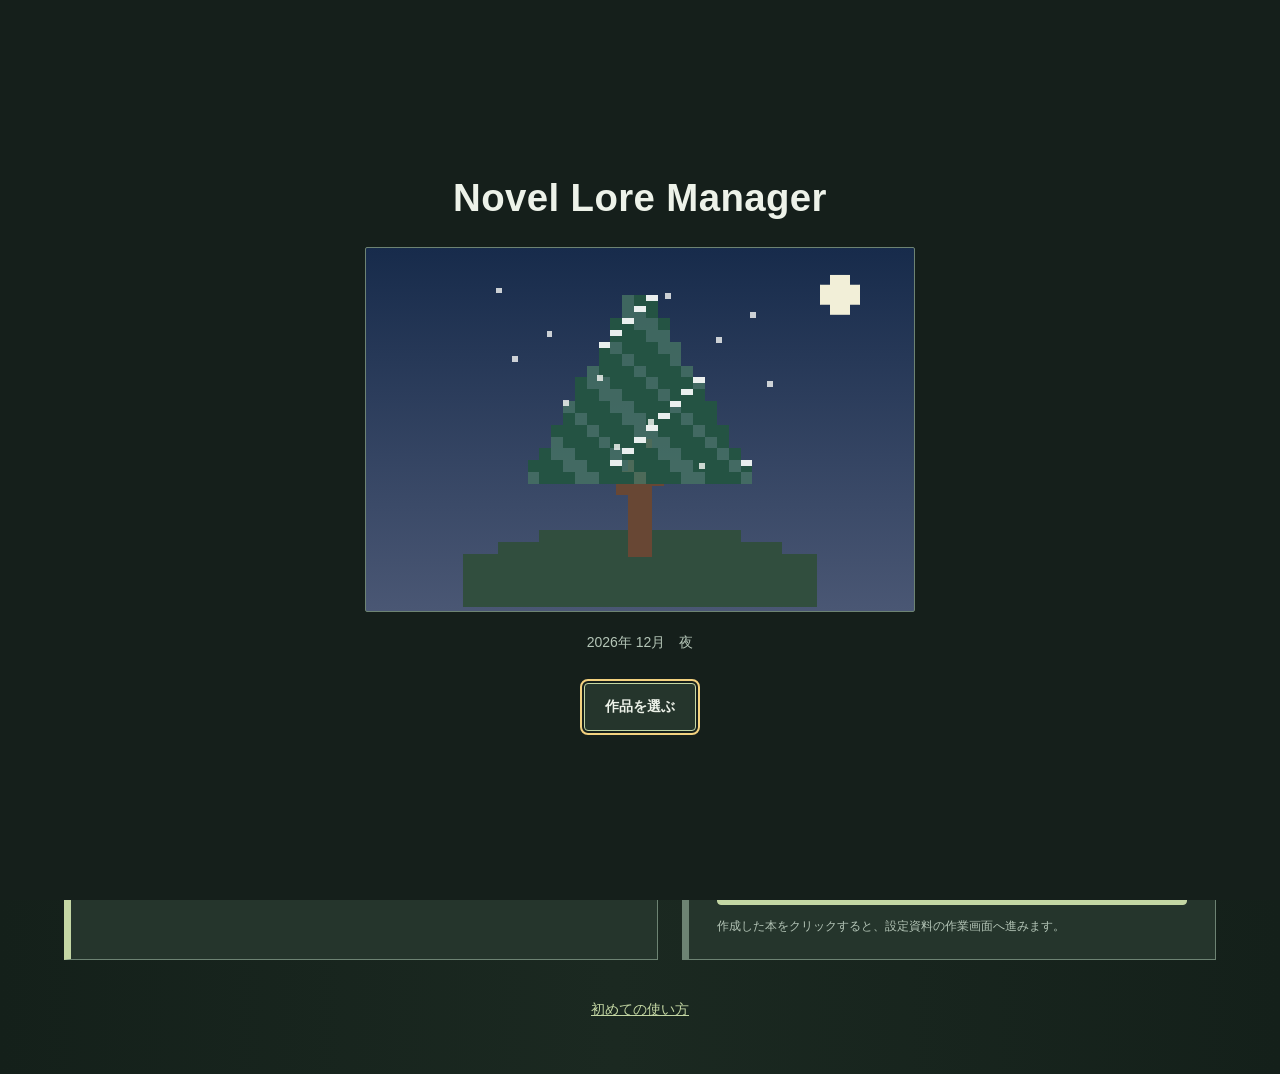
<file: mockups/novel-lore-manager/index.html>
<!doctype html>
<html lang="ja" data-theme="forest">
<head>
  <meta charset="utf-8"><meta name="viewport" content="width=device-width,initial-scale=1">
  <title>灰冠の王国 | Novel Lore Manager</title>
  <link rel="icon" type="image/png" href="novel_lore_manager_icon.png">
  <link rel="stylesheet" href="css/base.css"><link rel="stylesheet" href="css/layout.css"><link rel="stylesheet" href="css/components.css"><link rel="stylesheet" href="css/flows.css"><link rel="stylesheet" href="css/revisions.css">
  <link id="theme-css" rel="stylesheet" href="css/themes/forest-workbench.css"><link rel="stylesheet" href="css/ver3.css"><link rel="stylesheet" href="css/ver3-features.css">
  <script type="module" src="js/theme-manager.js"></script>
</head>
<body>
<a class="skip-link" href="#main">資料の作業領域へ移動</a>
<div class="shell" id="workspace">
  <header class="topbar"><div class="identity"><img class="app-icon" src="novel_lore_manager_icon.png" alt="" aria-hidden="true"><div><strong>Novel Lore Manager</strong><small>設定資料の作業室</small></div></div><div class="project"><span>作品</span><strong>灰冠の王国</strong></div><div class="top-actions"><button id="open-recall" type="button">Quick Recall を開く</button><label for="theme">テーマ</label><select id="theme"><option value="forest">Forest Workbench</option><option value="storybook">Storybook Atelier</option><option value="quiet">Quiet Lore Studio</option></select></div></header>
  <div class="body-grid">
    <nav class="rail" aria-label="主な機能"><span class="rail-title">資料</span><button class="rail-item selected" type="button" aria-current="page">資料一覧</button><button class="rail-item" type="button" disabled>作品内検索</button><button class="rail-item" type="button" disabled>取り込み</button><button class="rail-item" type="button" disabled>保管庫</button><p class="rail-note">資料一覧・検索・取り込み・保管庫を切り替えます。</p></nav>
    <aside class="explorer" aria-labelledby="explorer-title"><div class="panel-heading"><div><small>灰冠の王国</small><h2 id="explorer-title">資料一覧</h2></div><span id="document-count">6件</span></div><div class="explorer-scroll"><section aria-labelledby="folder-title"><div class="explorer-section-head"><h3 id="folder-title">フォルダ</h3><button id="new-folder" class="tree-create" type="button">フォルダ作成</button></div><div id="folder-list"></div></section><section aria-labelledby="category-title"><h3 id="category-title">カテゴリ</h3><div id="category-list" class="category-list"></div></section></div></aside>
    <main id="main" class="workbench" tabindex="-1"><div class="tabs" id="tabs" aria-label="開いている資料"></div><div class="document-head"><div><div id="breadcrumb" class="breadcrumb"></div><h1 id="doc-title"></h1><div id="doc-meta" class="doc-meta"></div></div><span id="save-state" class="state" role="status" aria-live="polite">保存済み</span></div><div class="toolbar"><div class="mode-group" role="group" aria-label="Markdown表示"><button data-mode="edit" type="button">編集</button><button data-mode="preview" type="button">プレビュー</button><button data-mode="split" type="button">左右分割</button></div><button id="markdown-help" type="button" aria-label="記号の説明" title="記号の説明">?</button><span class="toolbar-spacer"></span><button id="undo" type="button">元に戻す</button><button id="save" class="primary" type="button">保存 <kbd>Ctrl+S</kbd></button></div><div class="editor-grid" id="editor-grid" data-mode="split"><section class="source-pane" aria-labelledby="source-title"><div class="pane-label"><h2 id="source-title">Markdown</h2><span>アプリ内コピー</span></div><label class="sr-only" for="markdown">Markdown本文</label><textarea id="markdown" spellcheck="false"></textarea></section><section class="preview-pane" aria-labelledby="preview-title"><div class="pane-label"><h2 id="preview-title">プレビュー</h2><span>入力中の内容</span></div><article id="preview" class="preview-body"></article></section></div></main>
    <aside class="related" aria-labelledby="related-title"><div class="panel-heading"><div><small id="related-context"></small><h2 id="related-title">関連資料</h2></div></div><div class="related-scroll"><h3>資料リンク</h3><div id="related-list"></div><h3>この資料の情報</h3><dl id="facts" class="facts"></dl><p class="scope-note">この画面は設定資料の参照・編集用です。小説本文は執筆しません。</p></div></aside>
  </div><footer class="statusbar"><span id="footer-state">保存済み</span><span>灰冠の王国</span><span>アプリ内コピー</span><span>UIモック・実ファイル操作なし</span></footer>
</div>
<div class="recall-wrap" id="recall-wrap" hidden><div class="recall-window"><header class="recall-top"><div><strong>Quick Recall</strong><small>作品：灰冠の王国</small></div><div><button id="recall-min" type="button" aria-label="小窓を非表示にする"></button><button id="recall-close" type="button" aria-label="小窓を閉じる"></button></div></header><main id="recall-main" class="recall-main" tabindex="-1"><label for="recall-query">設定を検索</label><input type="search" id="recall-query" placeholder="人物・地名・過去の出来事" autocomplete="off"><p class="recall-hint">この作品の登録済み資料を検索します</p><div class="recall-result-head"><h1>検索結果</h1><span id="recall-count"></span></div><div id="recall-results" class="recall-results"></div><section class="recall-detail" aria-labelledby="recall-title"><div class="detail-heading"><span>選択した資料の概要</span><span id="recall-category"></span></div><h2 id="recall-title"></h2><p id="recall-summary"></p><div id="recall-extra" hidden></div><div class="recall-actions"><button id="recall-detail-button" type="button" aria-expanded="false">詳細を見る</button><button id="recall-memo-button" type="button" aria-expanded="false">簡易メモを開く</button></div><button id="recall-edit-button" type="button" aria-expanded="false">この資料を編集</button><div id="recall-edit" hidden><label for="recall-markdown">Markdown本文</label><textarea id="recall-markdown" rows="6"></textarea><div class="memo-actions"><span id="recall-save-state" role="status" aria-live="polite">保存済み</span><button id="recall-save" type="button">資料を保存</button></div><p class="recall-hint">別ウィンドウとの編集同期は未実装です。</p></div><div id="recall-memo" hidden><label for="memo">執筆中のメモ</label><textarea id="memo" rows="3"></textarea><div class="memo-actions"><span id="memo-state" role="status" aria-live="polite">メモ保存済み</span><button id="memo-save" type="button">メモを保存</button></div></div></section></main><footer class="recall-foot">独立小窓のUIモック。最前面・全域ショートカットは未対応。</footer></div></div>
<dialog id="leave-dialog" aria-labelledby="leave-title"><h2 id="leave-title">未保存の変更があります</h2><p>この資料の変更はまだ保存されていません。タブを閉じる前に操作を選んでください。</p><div class="dialog-actions"><button id="leave-cancel" type="button">キャンセル</button><button id="leave-discard" type="button">破棄して閉じる</button><button id="leave-save" class="primary" type="button">保存して閉じる</button></div></dialog>
</body></html>
</file>
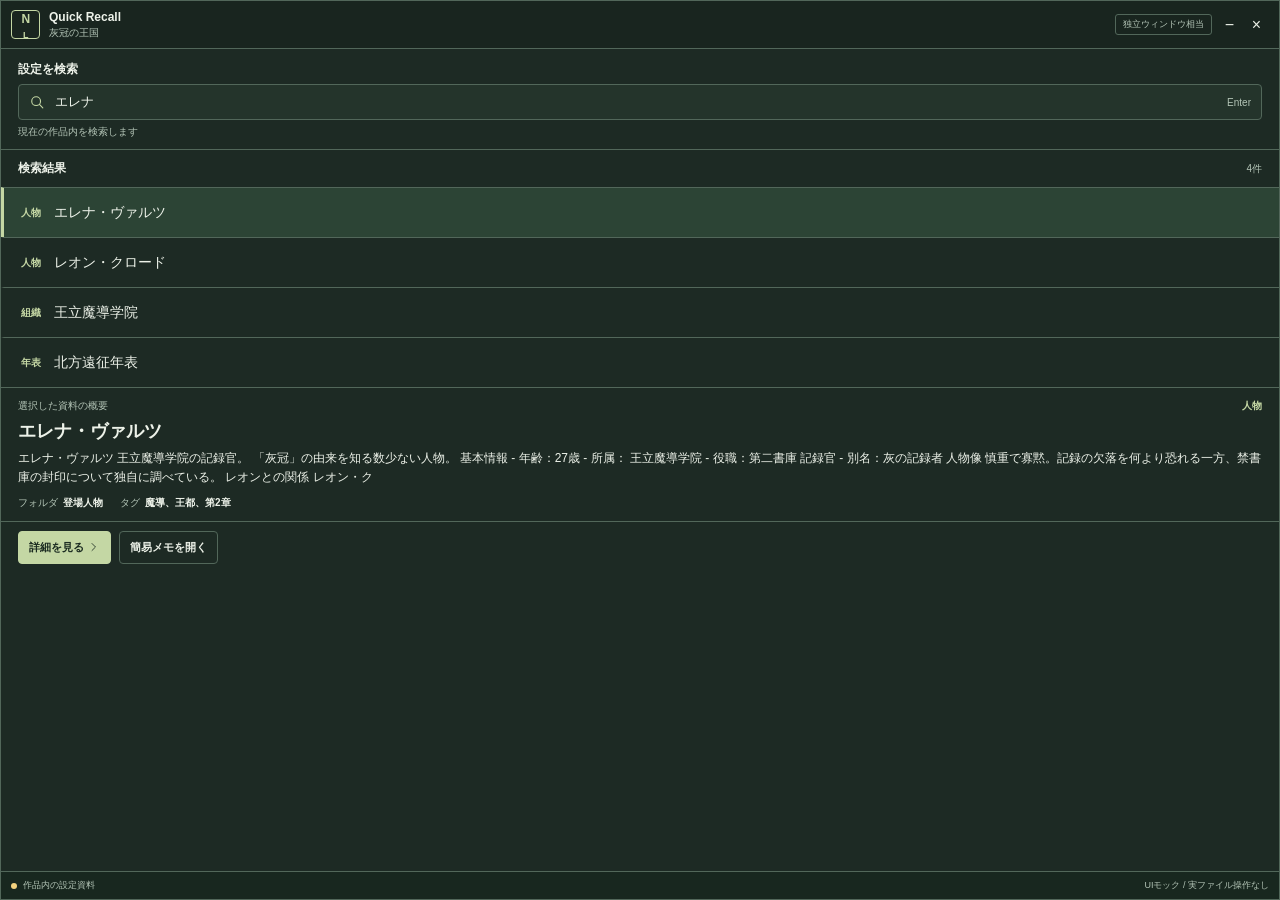
<file: mockups/novel-lore-manager/quick-recall.html>
<!doctype html>
<html lang="ja" data-theme="forest">
<head>
  <meta charset="utf-8">
  <meta name="viewport" content="width=device-width, initial-scale=1">
  <title>Quick Recall — 灰冠の王国</title>
  <link rel="stylesheet" href="styles/base.css">
  <link id="theme-sheet" rel="stylesheet" href="styles/forest.css">
  <script type="module" src="scripts/app.js"></script>
</head>
<body data-page="recall">
  <a class="skip-link" href="#recall-main">検索結果へ移動</a>
  <svg class="svg-defs" xmlns="http://www.w3.org/2000/svg" aria-hidden="true">
    <symbol id="i-search" viewBox="0 0 24 24"><circle cx="10.7" cy="10.7" r="6.6"/><path d="m15.7 15.7 5 5"/></symbol>
    <symbol id="i-chevron" viewBox="0 0 24 24"><path d="m8 5 7 7-7 7"/></symbol>
    <symbol id="i-file" viewBox="0 0 24 24"><path d="M6 2.8h8l4 4v14.4H6zM14 2.8v4.5h4M9 12h6M9 16h6"/></symbol>
    <symbol id="i-pin" viewBox="0 0 24 24"><path d="M8 3h8l-1 6 3 3v2H6v-2l3-3zM12 14v7"/></symbol>
  </svg>
  <div class="recall-shell">
    <header class="recall-titlebar"><div class="recall-brand"><span class="brand-mark" aria-hidden="true">N<span>L</span></span><span><strong>Quick Recall</strong><small>灰冠の王国</small></span></div><div class="recall-window-actions"><span class="recall-mock">独立ウィンドウ相当</span><button type="button" class="window-minimize" id="minimize-recall" aria-label="Quick Recallを最小化">−</button><button type="button" class="window-close" id="close-recall" aria-label="Quick Recallを閉じる">×</button></div></header>
    <main id="recall-main" tabindex="-1" class="recall-main">
      <div class="recall-search"><label for="recall-query">設定を検索</label><div class="recall-search-box"><svg><use href="#i-search"/></svg><input id="recall-query" type="search" value="エレナ" autocomplete="off" aria-describedby="recall-search-note"><kbd>Enter</kbd></div><p id="recall-search-note">現在の作品内を検索します</p></div>
      <div class="recall-results-heading"><h1>検索結果</h1><span id="result-count">3件</span></div>
      <div class="recall-results" role="group" aria-label="資料の検索結果"><button type="button" class="recall-result is-selected" aria-pressed="true" data-document="elena"><span class="result-kind">人物</span><span class="result-text"><strong>エレナ・ヴァルツ</strong><small>王立魔導学院の記録官。灰冠の由来を知る。</small></span><svg><use href="#i-chevron"/></svg></button><button type="button" class="recall-result" aria-pressed="false" data-document="leon"><span class="result-kind">人物</span><span class="result-text"><strong>レオン・クロード</strong><small>エレナと北方遠征の記録を共有する。</small></span><svg><use href="#i-chevron"/></svg></button><button type="button" class="recall-result" aria-pressed="false" data-document="academy"><span class="result-kind">組織</span><span class="result-text"><strong>王立魔導学院</strong><small>エレナが所属する学院。第二書庫を持つ。</small></span><svg><use href="#i-chevron"/></svg></button></div>
      <section class="recall-overview" aria-labelledby="overview-title"><div class="recall-section-head"><span>選択した資料の概要</span><span class="overview-category" id="overview-category">人物</span></div><h2 id="overview-title">エレナ・ヴァルツ</h2><p id="overview-summary">王立魔導学院の記録官。「灰冠」の由来を知る数少ない人物。禁書庫の封印を独自に調べている。</p><dl class="recall-facts" id="overview-facts"><div><dt>所属</dt><dd>王立魔導学院</dd></div><div><dt>別名</dt><dd>灰の記録者</dd></div></dl></section>
      <div class="recall-actions"><button type="button" class="recall-action primary" id="show-detail" aria-expanded="false">詳細を見る <svg><use href="#i-chevron"/></svg></button><button type="button" class="recall-action" id="show-memo" aria-expanded="false">簡易メモを開く</button></div>
      <section class="recall-expanded" id="recall-detail" hidden aria-label="資料の詳細"><h3>人物像</h3><p id="detail-text">慎重で寡黙。記録の欠落を何より恐れる一方、禁書庫の封印について独自に調べている。</p><div class="detail-meta"><span>資料を編集</span><span class="not-implemented">このモックでは閲覧のみ</span></div></section>
      <section class="recall-expanded" id="recall-memo" hidden aria-label="簡易メモ"><label for="memo-text">執筆中のメモ</label><textarea id="memo-text" rows="3" placeholder="例：第2章の学院訪問で、エレナに灰冠の刻印を見せる"></textarea><p>このメモは画面内だけの入力です。保存されません。</p></section>
      <p class="recall-empty" id="recall-empty" hidden>一致する資料はありません。名前や別名を変えて検索してください。</p>
    </main>
    <footer class="recall-footer"><span><span class="status-indicator"></span>作品内の設定資料</span><span>UIモック / 実ファイル操作なし</span></footer>
  </div>
</body>
</html>
</file>
<file: mockups/novel-lore-manager/css/base.css>
*{box-sizing:border-box}html,body{margin:0;min-width:320px;min-height:100%;font-family:"Yu Gothic UI",Meiryo,"Noto Sans CJK JP",sans-serif;font-size:14px;line-height:1.5}body{background:var(--canvas);color:var(--text)}button,input,textarea,select{font:inherit;color:inherit}button,select{cursor:pointer}button:disabled{cursor:not-allowed;opacity:.48}button:focus-visible,input:focus-visible,textarea:focus-visible,select:focus-visible,a:focus-visible{outline:2px solid var(--focus);outline-offset:2px}button{border:1px solid var(--border);background:var(--raised);border-radius:4px;padding:7px 12px;min-height:36px}button:hover:not(:disabled){background:var(--hover)}button:active:not(:disabled){filter:brightness(.9)}input,textarea,select{border:1px solid var(--border);border-radius:4px;background:var(--surface);padding:8px 10px}h1,h2,h3,h4,p,dl{margin-top:0}h1{font-size:20px;line-height:1.3}h2{font-size:16px}h3{font-size:14px}h4{font-size:14px}small{font-size:12px}kbd{font-family:inherit;font-size:11px;padding:1px 3px;color:var(--muted)}[hidden]{display:none!important}.sr-only{position:absolute;width:1px;height:1px;padding:0;margin:-1px;overflow:hidden;clip:rect(0,0,0,0);white-space:nowrap;border:0}.skip-link{position:absolute;top:-100px;left:8px;z-index:100;background:var(--surface);padding:8px}.skip-link:focus{top:8px}::selection{background:var(--selected);color:var(--text)}@media(prefers-reduced-motion:reduce){*,*::before,*::after{scroll-behavior:auto!important;transition:none!important;animation:none!important}}
</file>
<file: mockups/novel-lore-manager/css/layout.css>
.shell{display:grid;grid-template-rows:56px minmax(0,1fr) 32px;height:100vh;height:100dvh;min-width:900px}.topbar{display:flex;align-items:center;gap:24px;padding:0 16px;border-bottom:1px solid var(--border);background:var(--canvas)}.identity{display:flex;align-items:center;gap:10px;min-width:260px}.identity div,.recall-top>div:first-child{display:flex;flex-direction:column}.identity small,.recall-top small{color:var(--muted)}.project{display:flex;gap:10px;align-items:baseline;margin-right:auto}.project span{color:var(--muted)}.top-actions{display:flex;align-items:center;gap:8px}.top-actions select{max-width:200px}.body-grid{display:grid;grid-template-columns:72px 264px minmax(0,1fr) 248px;min-height:0}.rail,.explorer,.workbench,.related{min-width:0;min-height:0}.rail{border-right:1px solid var(--border);padding:16px 6px;background:var(--canvas)}.rail-item{display:block;width:100%;border:0;background:transparent;text-align:center;padding:8px 2px;margin-bottom:8px;font-size:12px}.rail-title{display:block;text-align:center;color:var(--muted);margin-bottom:12px}.rail-note{font-size:11px;color:var(--muted);margin-top:24px;overflow-wrap:anywhere}.explorer{display:flex;flex-direction:column;border-right:1px solid var(--border);background:var(--raised)}.panel-heading{display:flex;justify-content:space-between;align-items:center;min-height:72px;padding:12px 16px;border-bottom:1px solid var(--border)}.panel-heading h2{margin:2px 0 0}.panel-heading small{color:var(--muted)}.explorer-scroll,.related-scroll{overflow:auto;padding:16px;min-height:0}.workbench{display:flex;flex-direction:column;background:var(--surface)}.tabs{display:flex;overflow-x:auto;flex:none;min-height:42px;border-bottom:1px solid var(--border);background:var(--raised)}.document-head{display:flex;justify-content:space-between;gap:16px;align-items:center;padding:16px 20px 12px;border-bottom:1px solid var(--border)}.document-head h1{margin:4px 0}.toolbar{display:flex;gap:8px;align-items:center;padding:8px 16px;border-bottom:1px solid var(--border)}.toolbar-spacer{flex:1}.editor-grid{display:grid;grid-template-columns:minmax(0,1fr) minmax(0,1fr);flex:1;min-height:0}.editor-grid[data-mode=edit]{grid-template-columns:1fr}.editor-grid[data-mode=edit] .preview-pane{display:none}.editor-grid[data-mode=preview]{grid-template-columns:1fr}.editor-grid[data-mode=preview] .source-pane{display:none}.source-pane,.preview-pane{display:flex;flex-direction:column;min-width:0;min-height:0}.source-pane{border-right:1px solid var(--border)}.pane-label{display:flex;justify-content:space-between;align-items:center;min-height:36px;padding:0 16px;border-bottom:1px solid var(--border);color:var(--muted)}.pane-label h2{margin:0;font-size:12px}.source-pane textarea{flex:1;width:100%;min-height:0;resize:none;border:0;border-radius:0;padding:20px 24px;font-size:16px;line-height:1.65;font-family:"Cascadia Code",Consolas,"Yu Gothic UI",Meiryo,monospace}.preview-body{overflow:auto;padding:20px 24px;max-width:100%;font-size:16px;line-height:1.7}.related{display:flex;flex-direction:column;border-left:1px solid var(--border);background:var(--raised)}.statusbar{display:flex;align-items:center;gap:18px;padding:0 12px;border-top:1px solid var(--border);font-size:12px;background:var(--canvas)}.statusbar span:last-child{margin-left:auto}.recall-wrap{position:fixed;inset:0;z-index:30;display:grid;place-items:center;background:rgba(0,0,0,.45)}.recall-window{width:420px;height:560px;max-height:calc(100dvh - 24px);display:grid;grid-template-rows:54px minmax(0,1fr) 35px;background:var(--surface);border:1px solid var(--border);box-shadow:0 18px 50px rgba(0,0,0,.3)}.recall-top{display:flex;align-items:center;justify-content:space-between;padding:0 12px;border-bottom:1px solid var(--border);background:var(--canvas)}.recall-top button{min-width:36px;padding:4px}.recall-main{overflow:auto;padding:14px 16px}.recall-main input{width:100%;margin-top:6px}.recall-foot{display:flex;align-items:center;padding:0 12px;border-top:1px solid var(--border);font-size:11px;color:var(--muted)}@media(max-width:1300px){.body-grid{grid-template-columns:72px 244px minmax(0,1fr)}.related{display:none}}@media(max-width:1000px){.shell{min-width:0}.body-grid{grid-template-columns:200px minmax(0,1fr)}.rail{display:none}.topbar{gap:10px}.identity{min-width:0}.identity small,.top-actions label{display:none}.project{font-size:12px}.top-actions select{max-width:140px}}@media(max-width:700px){.body-grid{grid-template-columns:1fr}.explorer{display:none}.identity strong{font-size:12px}.project{display:none}.top-actions button{font-size:12px}.document-head{padding:10px}.statusbar span:nth-child(2),.statusbar span:nth-child(3){display:none}.recall-window{width:min(420px,calc(100vw - 16px))}.editor-grid{grid-template-columns:1fr}.editor-grid[data-mode=split] .source-pane{display:none}}
</file>
<file: mockups/novel-lore-manager/css/components.css>
.monogram{display:grid;place-items:center;width:30px;height:30px;border:1px solid var(--accent);color:var(--accent);font-weight:700;letter-spacing:-2px}.rail-item.selected,.doc-row.selected,.category-button.selected,.tab-button.active,.recall-result.selected{background:var(--selected);box-shadow:inset 2px 0 var(--accent);font-weight:700}.explorer h3,.related h3{color:var(--muted);margin:0 0 8px}.folder-group{margin:0 0 8px}.folder-group h4{margin:0;padding:7px 4px}.doc-row,.category-button,.related-button{display:block;width:100%;text-align:left;border:0;background:transparent;border-radius:2px;min-height:34px;padding:6px 8px}.doc-row{padding-left:20px}.doc-row:hover,.category-button:hover,.related-button:hover{background:var(--hover)}.category-list{border-top:1px solid var(--border);padding-top:8px}.category-button{display:flex;justify-content:space-between}.explorer section+section{margin-top:24px}.tab-item{display:flex;align-items:stretch;border-right:1px solid var(--border);flex:none}.tab-button{border:0;border-radius:0;min-height:40px;padding:8px 12px;max-width:180px;overflow:hidden;text-overflow:ellipsis;white-space:nowrap}.tab-close{border:0;border-radius:0;padding:5px 8px;min-height:40px}.tab-button.active{box-shadow:inset 0 -2px var(--accent),inset 2px 0 var(--accent)}.breadcrumb,.doc-meta{color:var(--muted);font-size:12px}.doc-meta{display:flex;gap:12px}.state{color:var(--accent);font-weight:700;white-space:nowrap}.mode-group{display:flex;gap:0}.mode-group button{border-radius:0}.mode-group button:first-child{border-radius:4px 0 0 4px}.mode-group button:last-child{border-radius:0 4px 4px 0}.mode-group button+button{border-left:0}.mode-group button.active{background:var(--selected);box-shadow:inset 0 -2px var(--accent);font-weight:700}.primary{background:var(--accent-bg);color:var(--accent-on);border-color:var(--accent-bg);font-weight:700}.primary:hover:not(:disabled){filter:brightness(1.12)}.preview-body>*{max-width:72ch}.preview-body h1{font-size:24px;margin:0 0 20px}.preview-body h2{font-size:20px;margin:28px 0 10px}.preview-body p,.preview-body ul,.preview-body blockquote{margin:0 0 16px}.preview-body blockquote{border-left:3px solid var(--accent);padding-left:12px;color:var(--muted)}.preview-body a{color:var(--accent);text-decoration:underline}.preview-body li{margin-bottom:4px}.related-button{margin-bottom:4px}.related-button small{display:block;color:var(--muted)}.facts{border-top:1px solid var(--border)}.facts div{display:flex;justify-content:space-between;gap:8px;padding:7px 0;border-bottom:1px solid var(--border)}.facts dt{color:var(--muted)}.facts dd{margin:0;text-align:right}.scope-note{color:var(--muted);font-size:12px;line-height:1.6;margin-top:22px}.recall-hint{font-size:12px;color:var(--muted);margin:4px 0 14px}.recall-result-head,.detail-heading{display:flex;justify-content:space-between;align-items:center;color:var(--muted)}.recall-result-head h1{font-size:14px;margin:0}.recall-results{max-height:128px;overflow:auto;margin:8px 0 14px;border-top:1px solid var(--border);border-bottom:1px solid var(--border)}.recall-result{display:block;width:100%;text-align:left;border:0;border-radius:0;background:transparent;padding:8px;min-height:40px}.recall-result small{display:block;color:var(--muted)}.recall-detail{border-top:1px solid var(--border);padding-top:12px}.recall-detail h2{margin:8px 0;font-size:20px}.recall-detail p{line-height:1.6}.recall-actions{display:flex;gap:8px;margin:12px 0}.recall-actions button{flex:1}.recall-detail label{display:block}.recall-detail textarea{width:100%;resize:vertical;margin-top:6px}.memo-actions{display:flex;justify-content:space-between;align-items:center;gap:8px}.memo-actions span{font-size:12px}dialog{border:1px solid var(--border);background:var(--surface);color:var(--text);width:min(480px,calc(100vw - 32px));padding:24px;box-shadow:0 18px 50px rgba(0,0,0,.3)}dialog::backdrop{background:rgba(0,0,0,.55)}.dialog-actions{display:flex;justify-content:flex-end;gap:8px;flex-wrap:wrap;margin-top:24px}
</file>
<file: mockups/novel-lore-manager/css/flows.css>
[hidden]{display:none!important}
.project-screen{min-height:100dvh;padding:clamp(24px,6vw,72px);background:var(--surface);color:var(--text)}
.project-screen>*{max-width:720px;margin-left:auto;margin-right:auto}.project-screen h1{font-size:28px}.project-screen label{display:block;margin:22px auto 6px;font-weight:700}.project-screen input{display:block;width:100%;padding:10px;background:var(--surface);color:var(--text);border:1px solid var(--border)}
.project-screen button,.flow-view button{min-height:34px;padding:6px 12px;color:var(--text);background:var(--raised);border:1px solid var(--border);border-radius:4px;cursor:pointer}.project-screen button.primary,.flow-view button.primary{color:var(--accent-on);background:var(--accent-bg);border-color:var(--accent-bg)}
.flow-view{flex:1;min-height:0;overflow:auto;padding:28px clamp(20px,4vw,52px);background:var(--surface)}.flow-view>*{max-width:1000px;margin:0 auto 16px}.flow-view h1{font-size:24px}.flow-intro{color:var(--muted)}.flow-card{padding:18px;margin:16px 0;border:1px solid var(--border);background:var(--raised)}.flow-card h2{font-size:18px;margin:0 0 12px}.flow-card p{line-height:1.6}.flow-card button{margin:4px 8px 4px 0}
.project-screen .flow-card{margin:26px auto}.project-screen .flow-card button{margin-top:10px}.field-error{min-height:1.5em;color:var(--danger)}.project-return{white-space:nowrap;font-size:12px}#secondary-document{max-width:180px;min-width:120px;height:34px;background:var(--surface);color:var(--text);border:1px solid var(--border)}.folder-toggle{width:100%;padding:5px 4px;text-align:left;border:0;background:transparent;color:var(--text);font-weight:700;cursor:pointer}.workspace-empty{margin:24px;line-height:1.6;color:var(--muted)}
.flow-controls{display:flex;flex-wrap:wrap;gap:12px;padding:14px;border:1px solid var(--border);background:var(--raised)}.flow-controls label{display:grid;gap:5px;min-width:120px;font-size:12px;font-weight:700}.flow-controls label:first-child{flex:1;min-width:180px}.flow-controls input,.flow-controls select{width:100%;min-height:34px;padding:5px;background:var(--surface);color:var(--text);border:1px solid var(--border)}.flow-result{display:flex;align-items:center;gap:10px;border:1px solid var(--border);border-bottom:0;padding:8px;background:var(--surface)}.flow-result:last-child{border-bottom:1px solid var(--border)}.flow-result-open{flex:1;display:grid;gap:3px;text-align:left;min-width:0;border:0!important;background:transparent!important}.flow-result-open small{color:var(--muted)}.flow-result-open span{line-height:1.5}.result-count,.step-indicator{font-weight:700}.empty-state{padding:16px;border:1px dashed var(--border);color:var(--muted)}.result-preview{padding:16px;border:1px solid var(--border);background:var(--raised);max-height:300px;overflow:auto;white-space:pre-wrap;overflow-wrap:anywhere}.result-preview:empty{display:none}.result-preview h2{font-size:18px}.result-preview p{line-height:1.6}.flow-view mark{background:var(--selected);color:var(--text);font-weight:700}
.flow-option{display:grid;grid-template-columns:auto 1fr;gap:5px 9px;margin:12px 0;padding:10px;border:1px solid var(--border)}.flow-option input{grid-row:span 2}.flow-option span{color:var(--muted);font-size:12px}.storage-row{display:flex;align-items:center;flex-wrap:wrap;gap:8px;padding:8px 0;border-top:1px solid var(--border)}.storage-row strong{min-width:160px}.storage-row span{color:var(--muted);margin-right:auto}.storage-row button{margin:0}.flow-dialog{width:min(480px,calc(100vw - 32px));padding:24px;background:var(--surface);color:var(--text);border:1px solid var(--border)}.flow-dialog::backdrop{background:#0009}.flow-dialog p{line-height:1.6}.flow-actions{display:flex;justify-content:flex-end;flex-wrap:wrap;gap:8px}.flow-actions button{padding:7px 12px;background:var(--raised);color:var(--text);border:1px solid var(--border)}
button:focus-visible,input:focus-visible,select:focus-visible,textarea:focus-visible,.flow-view:focus-visible,.project-screen:focus-visible{outline:2px solid var(--focus);outline-offset:2px}
html[data-theme=forest] .field-error{color:#ffd1c9}html[data-theme=storybook] .field-error,html[data-theme=quiet] .field-error{color:#9a2e28}
@media(max-width:1050px){.project-return{max-width:84px;white-space:normal}.flow-view{padding:20px}.flow-controls{gap:8px}}
</file>
<file: mockups/novel-lore-manager/css/revisions.css>
/* Shared revision layer: one DOM and one interaction model for all themes. */
.body-grid{grid-template-columns:132px 244px minmax(0,1fr) 230px}
.rail{padding:14px 8px}.rail-item{text-align:left;padding:9px 10px;font-size:13px;line-height:1.35;overflow-wrap:normal;word-break:keep-all}.rail-note{font-size:12px;line-height:1.55;overflow-wrap:normal;word-break:normal}.rail-title{text-align:left;padding-left:10px}
.dedicated-view .body-grid{grid-template-columns:132px minmax(0,1fr)}.dedicated-view .explorer,.dedicated-view .related{display:none}.dedicated-view .workbench{min-width:0}
.statusbar{background:var(--surface);gap:14px}.statusbar span{white-space:nowrap}
*{scrollbar-width:thin;scrollbar-color:var(--scroll-thumb,var(--border)) var(--scroll-track,var(--surface))}
::-webkit-scrollbar{width:10px;height:10px}::-webkit-scrollbar-track{background:var(--scroll-track,var(--surface))}::-webkit-scrollbar-thumb{background:var(--scroll-thumb,var(--border));border:2px solid var(--scroll-track,var(--surface));border-radius:8px}
.project-screen{display:flex;flex-direction:column;align-items:center;min-height:100dvh;padding:clamp(24px,5vh,60px) 28px;background:var(--canvas)}
.project-screen>*{width:min(100%,960px);max-width:none}.project-hero{padding:0 0 22px;border-bottom:1px solid var(--border)}.project-brand{font-size:12px;color:var(--muted);letter-spacing:.04em}.project-hero h1{font-size:clamp(26px,3vw,38px);margin:4px 0 8px}.project-hero p:last-child{margin-bottom:0;color:var(--muted)}
.project-shelf{display:grid;grid-template-columns:1fr 1fr;gap:24px;margin:28px auto 14px}.project-choice{position:relative;min-width:0;min-height:320px;padding:28px;background:var(--surface);border:1px solid var(--border);display:flex;flex-direction:column}.project-choice h2{font-size:18px;margin:0 0 18px}.project-choice p{color:var(--muted)}.project-choice .book-title{display:block;margin:0 0 10px;font-size:26px;line-height:1.3;overflow-wrap:anywhere}.project-choice>.primary{align-self:flex-start;margin-top:auto}.project-form{margin-top:auto}.project-screen .project-form label{margin:0 0 6px}.project-form input{margin:0}.project-form .field-error{margin:2px 0 8px;min-height:1.5em}.project-form button{width:100%}.project-help{font-size:12px;margin:10px 0 0}.project-guide{align-self:center;width:auto;border:0!important;background:transparent!important;text-decoration:underline;color:var(--accent)!important}
.project-existing::before{content:"";position:absolute;right:28px;top:26px;width:18px;height:29px;border:2px solid var(--accent);border-left-width:5px;opacity:.7}.project-create::before{content:"＋";position:absolute;right:28px;top:24px;font-size:26px;color:var(--accent)}
.flow-view{padding:22px clamp(20px,3vw,48px)}.flow-view>*{max-width:1080px}.flow-view h1{margin-bottom:5px}.flow-intro{margin-bottom:14px}.flow-card{margin:12px 0}.search-primary{display:flex;align-items:end;gap:10px}.search-primary label{flex:0 1 160px}.search-primary label:first-child{flex:1}.search-primary .link-button{white-space:nowrap;border:0;background:transparent;text-decoration:underline}.search-advanced{width:100%;border-top:1px solid var(--border);padding-top:8px}.search-advanced summary{cursor:pointer;font-weight:700}.search-advanced[open]{display:flex;flex-wrap:wrap;gap:10px}.search-advanced[open] summary{width:100%}.flow-controls{display:block;padding:12px}.result-count{margin:10px 0}.flow-result{gap:12px}.result-info{display:grid;gap:3px;flex:1;min-width:0}.result-info span{display:-webkit-box;-webkit-box-orient:vertical;-webkit-line-clamp:2;overflow:hidden}.flow-result .primary{white-space:nowrap}.result-preview{max-height:none;overflow:visible;white-space:normal}.result-preview .preview-body{max-height:320px;overflow:auto;padding:0 0 10px}.result-preview .preview-body>*{max-width:72ch}
.sample-list{border-top:1px solid var(--border)}.sample-row{display:grid;grid-template-columns:auto minmax(160px,1fr) 100px minmax(150px,1fr);align-items:center;gap:10px;padding:12px 6px;border-bottom:1px solid var(--border)}.sample-row input{width:18px;height:18px}.sample-row small{color:var(--muted)}
.storage-tabs{display:flex;gap:8px;margin-bottom:12px}.storage-tabs button{min-width:140px}.storage-tabs button.active{background:var(--selected);box-shadow:inset 0 -3px var(--accent);font-weight:700}.storage-search label{display:grid;gap:4px;max-width:380px}.storage-row .danger-action{border-color:var(--danger,var(--border));color:var(--danger,var(--text))}.storage-row .danger-action:hover{background:var(--selected)}
.markdown-help{margin-left:4px;border-radius:50%;width:30px;min-width:30px;height:30px;min-height:30px;padding:0;font-weight:700}.help-dialog{width:min(620px,calc(100vw - 32px));max-height:80vh;overflow:auto}.help-dialog dl{display:grid;grid-template-columns:140px 1fr;gap:8px 16px}.help-dialog dt{font-weight:700}.help-dialog dd{margin:0}.help-dialog code{background:var(--raised);padding:2px 4px}.ruby-note{font-size:12px;color:var(--muted)}
.preview-body ruby rt{font-size:.62em;color:var(--muted)}.preview-body code{font-family:Consolas,"Yu Gothic UI",monospace;background:var(--raised);padding:1px 4px}.preview-body hr{border:0;border-top:1px solid var(--border);margin:20px 0}
.recall-feature-tabs{display:flex;flex-wrap:wrap;gap:5px;margin:8px 0}.recall-feature-tabs button{flex:1 1 44%;font-size:12px}.recall-feature-tabs button.active{background:var(--selected);box-shadow:inset 0 -2px var(--accent)}.recall-feature-content{border-top:1px solid var(--border);padding-top:10px}.recall-feature-content .preview-body{max-height:210px;overflow:auto;padding:0;font-size:14px}.recall-feature-content label{display:grid;gap:5px}.recall-feature-content input,.recall-feature-content select{width:100%}
@media(max-width:1450px){.body-grid{grid-template-columns:126px 220px minmax(0,1fr)}.related{display:none}.dedicated-view .body-grid{grid-template-columns:126px minmax(0,1fr)}}
@media(max-width:1050px){.body-grid{grid-template-columns:126px minmax(0,1fr)}.explorer{display:none}.project-shelf{gap:16px}.project-choice{padding:22px}.topbar{gap:10px}.identity{min-width:0}}
@media(max-width:700px){.body-grid,.dedicated-view .body-grid{grid-template-columns:1fr}.rail{display:none}.project-shelf{grid-template-columns:1fr}.project-choice{min-height:260px}.search-primary{flex-wrap:wrap}.sample-row{grid-template-columns:auto 1fr}.sample-row small{grid-column:2}.storage-tabs button{min-width:0;flex:1}}
/* ver2.0: the same resize points and content structure are shared by all themes. */
.body-grid{grid-template-columns:var(--rail-width,132px) 5px var(--explorer-width,244px) 5px minmax(0,1fr) 5px var(--related-width,230px)}
.grid-resizer,.split-resizer{position:relative;background:var(--border);cursor:col-resize;z-index:2}
.grid-resizer:hover,.grid-resizer:focus-visible,.split-resizer:hover,.split-resizer:focus-visible{background:var(--accent);outline:2px solid var(--focus);outline-offset:-2px}
.dedicated-view .body-grid{grid-template-columns:var(--rail-width,132px) 5px minmax(0,1fr)}
.dedicated-view .resize-explorer,.dedicated-view .resize-related{display:none}
.editor-grid[data-mode=split]{grid-template-columns:minmax(0,var(--source-width,50%)) 5px minmax(0,1fr)}
.editor-grid[data-mode=edit] .split-resizer,.editor-grid[data-mode=preview] .split-resizer{display:none}
.source-pane{border-right:0}.editor-grid{position:relative}
.ruby-site-label{display:flex;align-items:center;gap:6px;font-size:12px}.ruby-site-label select{padding:3px 6px;max-width:145px}
.ruby-suggestion,.ruby-menu{position:absolute;left:20px;bottom:14px;max-width:calc(50% - 30px);padding:8px 10px;background:var(--raised);border:1px solid var(--accent);box-shadow:0 8px 22px #0003;z-index:5;font-size:12px}
.ruby-suggestion button{margin-left:6px;color:var(--muted);font-size:12px}.ruby-menu{display:grid;gap:4px}.ruby-menu button{text-align:left}
.ruby-form{display:grid;grid-template-columns:repeat(3,minmax(0,1fr));gap:8px 12px;align-items:end}.ruby-form label{display:grid;gap:4px}.ruby-form .field-error{grid-column:1/-1}.ruby-form button{justify-self:start}.ruby-row{display:grid;grid-template-columns:1fr 1fr 1.2fr 1.5fr auto;gap:10px;align-items:center;padding:10px 0;border-top:1px solid var(--border)}.ruby-row code{overflow-wrap:anywhere}
.project-book{display:flex;align-items:center;justify-content:center;width:min(210px,100%);height:220px;margin:4px auto 14px;padding:18px 22px;border-radius:4px 15px 15px 4px;border:3px solid #a68b62;border-left:14px solid #473d32;box-shadow:8px 10px 0 #0002,inset 5px 0 7px #0002;color:#fff5db;font-size:22px;font-weight:700;line-height:1.45;text-align:center;overflow-wrap:anywhere}
.project-book.cover-forest{background:linear-gradient(140deg,#1b3b33,#365548)}.project-book.cover-parchment{background:linear-gradient(140deg,#7a513e,#a87c57)}.project-book.cover-plain{background:linear-gradient(140deg,#416c67,#79928b)}
.project-form{display:grid;gap:5px}.project-form label:not(:first-child){margin-top:5px}.project-form select{width:100%}
.recall-storage-row{display:flex;align-items:center;justify-content:space-between;gap:6px;border-top:1px solid var(--border);padding:6px 0;font-size:12px}.recall-storage-row button{flex:none;font-size:11px}
.splash{position:fixed;inset:0;z-index:100;display:flex;flex-direction:column;align-items:center;justify-content:center;gap:8px;background:var(--canvas);color:var(--text);transition:opacity .3s}.splash.leaving{opacity:0;pointer-events:none}.splash>img{width:74px;height:74px;object-fit:contain;animation:splash-icon .6s ease-out both}.splash>strong{font-size:22px}.splash>small{color:var(--muted)}.splash>button{margin-top:10px}.season-tree{position:relative;width:180px;height:170px;overflow:hidden}.tree-trunk{position:absolute;left:86px;bottom:0;width:10px;height:107px;background:#6e5138;clip-path:polygon(35% 0,65% 0,100% 100%,0 100%)}.season-tree i{position:absolute;left:var(--x);top:var(--y);width:15px;height:9px;border-radius:100% 0 100% 0;background:var(--leaf,#6f9b66);transform:rotate(calc(var(--i) * 37deg));animation:leaf-in .6s ease-out both;animation-delay:calc(.6s + var(--i) * 15ms)}.season-autumn{--leaf:#b3783d}.season-winter{--leaf:#bec8aa}.season-spring{--leaf:#8dbd81}.season-summer{--leaf:#4e865a}.time-night .splash,.splash.time-night{filter:brightness(.8)}
@keyframes splash-icon{from{opacity:0;transform:scale(.8)}to{opacity:1;transform:scale(1)}}@keyframes leaf-in{from{opacity:0;transform:scale(0)}to{opacity:1;transform:scale(1) rotate(calc(var(--i) * 37deg))}}
@media(max-width:1450px){.body-grid{grid-template-columns:var(--rail-width,126px) 5px var(--explorer-width,220px) 5px minmax(0,1fr)}.resize-related{display:none}.dedicated-view .body-grid{grid-template-columns:var(--rail-width,126px) 5px minmax(0,1fr)}}
@media(max-width:1050px){.body-grid{grid-template-columns:var(--rail-width,126px) 5px minmax(0,1fr)}.resize-explorer{display:none}}
@media(max-width:700px){.body-grid,.dedicated-view .body-grid{grid-template-columns:1fr}.grid-resizer{display:none}.editor-grid[data-mode=split]{grid-template-columns:1fr}.editor-grid[data-mode=split] .split-resizer{display:none}.ruby-form,.ruby-row{grid-template-columns:1fr}.ruby-suggestion,.ruby-menu{max-width:calc(100% - 40px)}}
@media(prefers-reduced-motion:reduce){.splash,.splash>img,.season-tree i{animation:none!important;transition:none!important}}
.markdown-guide{width:min(820px,calc(100vw - 32px));max-height:88dvh}.guide-row{display:grid;grid-template-columns:110px 1fr 1.2fr;gap:5px 12px;align-items:start;padding:9px 0;border-top:1px solid var(--border)}.guide-row>code{overflow-wrap:anywhere;padding:5px;background:var(--raised)}.guide-row .preview-body{padding:4px 8px;font-size:13px;max-height:70px}.guide-row .preview-body>*{margin:0}.guide-row>p{grid-column:2/-1;font-size:12px;color:var(--muted);margin:0}
.season-tree b{position:absolute;left:var(--x);top:var(--y);width:7px;height:7px;border-radius:50%;background:var(--fruit,#bd8159);box-shadow:0 1px 2px #0005}.season-spring{--fruit:#e8c2b2}.season-summer{--fruit:#c55a4b}.season-autumn{--fruit:#b78440}.season-winter{--fruit:#d9d3b4}
@media(max-width:700px){.guide-row{grid-template-columns:1fr}.guide-row>p{grid-column:1}}
.recall-wrap button svg{vertical-align:-3px;margin-right:5px;flex:none}.recall-top button svg{margin-right:0}.recall-feature-tabs button{display:inline-flex;align-items:center;justify-content:center}
.identity .app-icon{width:34px;height:34px;object-fit:contain;flex:none}.recall-window{resize:both;overflow:auto;min-width:320px;min-height:360px;max-width:calc(100vw - 16px);max-height:calc(100dvh - 16px)}
/* ver3: the existing theme tokens continue to color the project and import UI. */
.project-screen>*{width:min(100%,1180px)}.project-shelf{grid-template-columns:minmax(0,1.25fr) minmax(320px,.75fr);align-items:stretch}.project-choice{min-height:460px}.project-existing{align-items:flex-start}.project-existing .project-book{width:230px;height:270px;margin:12px 0 20px}.project-create .project-form{width:100%}.project-create .project-form input,.project-create .project-form select{min-height:40px}.project-create .project-form button{margin-top:10px}
.ruby-form{display:block}.ruby-form>label{max-width:330px;margin:0 0 6px}.ruby-form>select{display:block;width:min(100%,330px);margin-bottom:20px}.ruby-pair{display:grid;grid-template-columns:minmax(0,1fr) 36px minmax(0,1fr);gap:7px 12px;align-items:center;max-width:800px}.ruby-pair label{font-weight:700}.ruby-pair label:first-child{grid-column:1}.ruby-pair label:nth-of-type(2){grid-column:3;grid-row:1}.ruby-pair input{width:100%}.ruby-pair input:first-of-type{grid-column:1;grid-row:2}.ruby-pair input:nth-of-type(2){grid-column:3;grid-row:2}.ruby-pair-arrow{grid-column:2;grid-row:2;text-align:center;font-size:22px;color:var(--accent)}.ruby-output-label{display:block;margin:20px 0 6px;font-weight:700}.ruby-output{display:block;min-height:48px;padding:12px;border:1px solid var(--border);background:var(--surface);overflow-wrap:anywhere}.ruby-form .field-error{margin:8px 0}.ruby-form button{margin-top:8px}
.import-host{max-width:1080px}.import-dropzone{padding:clamp(20px,4vw,44px);border:2px dashed var(--border);background:var(--raised);text-align:center}.import-dropzone.dragging,.import-dropzone:focus-visible{border-color:var(--accent);outline:2px solid var(--focus);outline-offset:3px}.import-dropzone h2{font-size:20px}.import-dropzone p{color:var(--muted)}.import-pickers{display:flex;justify-content:center;flex-wrap:wrap;gap:10px;margin:18px 0}.import-picker{position:relative;display:inline-flex;align-items:center;justify-content:center;min-height:40px;padding:8px 14px;border:1px solid var(--border);border-radius:4px;background:var(--surface);cursor:pointer;font-weight:700}.import-picker:focus-within{outline:2px solid var(--focus);outline-offset:2px}.import-picker input{position:absolute;inset:0;width:100%;height:100%;opacity:0;cursor:pointer}.import-note{font-size:12px}.import-sample{margin:12px 0}.import-wizard-card .sample-row{grid-template-columns:minmax(0,1fr) minmax(0,1.2fr) auto}.import-wizard-card .sample-row strong,.import-wizard-card .sample-row small{overflow-wrap:anywhere}.import-status{min-height:1.5em;color:var(--muted)}
.recall-import-host .import-dropzone{padding:16px}.recall-import-host .import-dropzone h2{font-size:15px}.recall-import-host .import-picker{font-size:12px}.recall-import-host .flow-card{padding:12px}.recall-import-host .sample-row{grid-template-columns:1fr auto;gap:4px}.recall-import-host .sample-row small{grid-column:1}.recall-import-host .flow-option{grid-template-columns:auto 1fr}.recall-import-host button{margin:3px}
.splash{gap:14px}.splash>strong{font-size:clamp(24px,4vw,36px);letter-spacing:.03em}.tree-scene{display:grid;place-items:end center;width:min(420px,calc(100vw - 40px));height:270px;overflow:hidden;border:1px solid #ffffff55;border-radius:5px;background:var(--sky);transition:background-color 1s ease}.splash.time-morning{--sky:#e9c29e}.splash.time-day{--sky:#9cbeda}.splash.time-evening{--sky:#ac7793}.splash.time-night{--sky:#263f62;filter:none}.season-tree{width:280px;height:250px;overflow:visible}.tree-trunk{left:132px;width:18px;height:130px;background:#634331}.season-tree::before{content:"";position:absolute;left:20px;top:18px;width:240px;height:165px;border-radius:50%;background:var(--crown);box-shadow:inset -22px -16px 0 #0002;animation:tree-grow .8s ease-out both}.season-spring{--crown:#e9a7bc;--leaf:#fff0f3}.season-summer{--crown:#4a8056;--leaf:#a8ce89}.season-autumn{--crown:#ba5d39;--leaf:#f2ab48}.season-winter{--crown:#28523e;--leaf:#f1f4ee}.season-winter .season-tree::before{left:26px;top:5px;width:228px;height:218px;border-radius:0;clip-path:polygon(50% 0,77% 34%,69% 34%,90% 70%,80% 70%,100% 100%,0 100%,20% 70%,10% 70%,31% 34%,23% 34%)}.season-winter .season-tree::after{content:"";position:absolute;left:78px;top:22px;width:124px;height:100px;background:#f4f7f3;clip-path:polygon(50% 0,66% 28%,59% 28%,78% 63%,66% 58%,91% 98%,55% 83%,35% 90%,9% 98%,35% 57%,25% 62%,44% 27%,37% 28%);opacity:.9}.season-tree i{width:15px;height:15px;border-radius:50%;z-index:1;animation:leaf-in .6s ease-out both;animation-delay:calc(.2s + var(--i) * 9ms)}.season-tree b{z-index:2}.season-winter .season-tree b{background:#d5b35d}.season-spring .season-tree b{background:#fff3f5}.season-autumn .season-tree b{background:#e5a14c}@keyframes tree-grow{from{opacity:0;transform:scale(.85)}to{opacity:1;transform:scale(1)}}
@media(max-width:760px){.project-shelf{grid-template-columns:1fr}.project-choice{min-height:0}.ruby-row{grid-template-columns:1fr 1fr}.ruby-row code{grid-column:1/-1}.import-wizard-card .sample-row{grid-template-columns:1fr auto}.import-wizard-card .sample-row small{grid-column:1}}
@media(prefers-reduced-motion:reduce){.season-tree::before{animation:none!important}.tree-scene{transition:none!important}}
</file>
<file: mockups/novel-lore-manager/css/themes/forest-workbench.css>
:root{--canvas:#151F1B;--surface:#1D2A24;--raised:#25352C;--text:#EDF2E9;--muted:#B4C5B7;--accent:#C4D7A4;--focus:#F2D17F;--border:#6D8373;--selected:#304638;--hover:#34483B;--accent-bg:#C4D7A4;--accent-on:#17231B}.document-head h1,.recall-detail h2{letter-spacing:.01em}.recall-result.selected{box-shadow:inset 2px 0 var(--accent),inset 0 0 0 1px var(--border)}
.project-screen{background:linear-gradient(90deg,#14201a 0,#1b2921 48%,#14201a 100%);--scroll-thumb:#536d59}.project-choice{border-color:#6d8373;background:#25352c;box-shadow:inset 0 5px #34483b}.project-existing{border-left:8px solid #8ea87d}.project-create{border-left:8px solid #6d8373}.project-hero{border-color:#6d8373}.project-choice .book-title{font-family:"Yu Mincho","MS PMincho",serif}
</file>
<file: mockups/novel-lore-manager/css/ver3.css>
/* ver3: the same project shelf and startup artwork in all three themes. */
.project-screen{padding:clamp(24px,4vh,44px) clamp(24px,4vw,68px) 38px}
.project-screen>*{width:min(100%,1280px)}
.project-hero{padding-bottom:22px}
.project-hero h1{font-size:clamp(30px,3.3vw,44px);margin:6px 0 8px}
.project-recent{padding:22px 28px;margin-top:24px;background:var(--surface);border:1px solid var(--border)}
.project-recent .project-section-heading{margin-bottom:12px}
.project-recent-entry{display:flex;align-items:center;gap:28px}
.project-recent-entry .project-book{flex:none;width:138px;height:164px;margin:0;font-size:18px}
.project-recent-entry .project-book-meta{font-size:16px}
.project-shelf{grid-template-columns:minmax(0,1fr) minmax(0,1fr);gap:24px;margin-top:24px;margin-bottom:24px}
.project-screen .project-choice{min-height:500px;padding:32px 36px;background:var(--raised);border:1px solid var(--border);box-shadow:none}
.project-screen .project-existing{border-left:8px solid var(--accent)}
.project-screen .project-create{border-left:8px solid var(--border)}
.project-section-heading{display:flex;align-items:center;justify-content:space-between;gap:16px;width:100%;margin-bottom:20px}
.project-section-heading h2{font-size:21px;margin:0}
.project-section-note{font-size:12px;color:var(--muted);text-align:right}
.project-add-mark{font-size:32px;line-height:1;color:var(--accent);font-weight:300}
.project-book-entry{display:flex;flex-direction:column;align-items:center;justify-content:center;width:100%;flex:1;min-height:0}
.project-screen .project-book{width:clamp(190px,19vw,260px);height:clamp(230px,26vw,320px);margin:0 0 20px;border:1px solid var(--border);border-left:9px solid color-mix(in srgb,var(--border) 76%,transparent);border-radius:3px 6px 6px 3px;box-shadow:10px 12px 0 #0002,inset 7px 0 10px #0003;font-family:"Yu Mincho","MS PMincho",serif;font-size:clamp(23px,2vw,29px);color:#fff7e9;transition:transform .18s ease,box-shadow .18s ease}
.project-screen .project-book:hover{transform:translateY(-3px);box-shadow:10px 15px 0 #0003,inset 7px 0 10px #0003}
.project-screen .project-book.cover-forest:hover{background:linear-gradient(140deg,#1b3b33,#365548)}
.project-screen .project-book.cover-parchment:hover{background:linear-gradient(140deg,#7a513e,#a87c57)}
.project-screen .project-book.cover-plain:hover{background:linear-gradient(140deg,#416c67,#79928b)}
.project-screen .project-book:focus-visible{outline:3px solid var(--focus);outline-offset:5px}
.project-book-meta{align-self:flex-start;margin:0;color:var(--muted);font-size:14px}
.project-screen .project-existing.has-two-books{display:grid;grid-template-columns:repeat(2,minmax(0,1fr));align-items:start;column-gap:16px}
.project-existing.has-two-books .project-section-heading{grid-column:1/-1}
.project-existing.has-two-books .project-book-entry{justify-content:start}
.project-existing.has-two-books .project-book{width:min(100%,190px);height:240px;font-size:21px}
.project-create>p:first-of-type{margin:0 0 16px}
.project-screen .project-form{margin-top:0;gap:5px}
.project-screen .project-form label{margin:8px 0 5px;font-size:14px}
.project-screen .project-form input,.project-screen .project-form select{min-height:44px}
.project-screen .project-form button{min-height:44px;margin-top:8px;font-weight:700}
.project-screen .project-help{margin-top:12px}
.project-screen .project-guide{margin-top:0}

/* The seasonal tree is drawn locally as SVG; only the scene's sky changes by time. */
.splash{gap:17px;padding:24px;text-align:center}
.splash>strong{font-size:clamp(28px,3vw,38px)}
.tree-scene{position:relative;display:grid;place-items:center;width:min(440px,calc(100vw - 48px));height:min(310px,40vh);min-height:230px;isolation:isolate;border:1px solid var(--border);border-radius:7px;overflow:hidden;background:linear-gradient(180deg,var(--sky-top),var(--sky-bottom));transition:background-color .5s ease}
.splash.time-morning{--sky-top:#edbe92;--sky-bottom:#f4e1b8}
.splash.time-day{--sky-top:#83b9d5;--sky-bottom:#dcebd5}
.splash.time-evening{--sky-top:#8d638a;--sky-bottom:#d99a83}
.splash.time-night{--sky-top:#172b4b;--sky-bottom:#4a5774}
.tree-scene::before{content:"";position:absolute;inset:auto -5% 0;height:26%;background:#314e3e;clip-path:ellipse(68% 80% at 50% 100%)}
.tree-sky-light{position:absolute;top:27px;right:54px;width:36px;height:36px;border-radius:50%;background:#fff5cc;box-shadow:0 0 28px #fff3c08a}
.time-night .tree-sky-light{background:#f2efd8;box-shadow:0 0 24px #fff9d888}
.time-evening .tree-sky-light{background:#f6bf8c}
.season-tree-art{position:relative;z-index:1;width:min(300px,95%);height:100%;max-height:300px;overflow:visible}
.tree-ground{fill:#223f34;opacity:.45}
.tree-stem,.tree-branches{fill:#664534;stroke:#664534;stroke-width:10;stroke-linecap:round;stroke-linejoin:round}
.tree-branches{fill:none}
.season-spring{--tree-crown:#dfa1b8;--tree-highlight:#f2cbd8;--tree-drift:#fbe1e8}
.season-summer{--tree-crown:#386f45;--tree-highlight:#70a75c;--tree-drift:#b7d38f}
.season-autumn{--tree-crown:#af5437;--tree-highlight:#dc9445;--tree-drift:#efb861}
.season-winter{--tree-crown:#245343;--tree-highlight:#477363;--tree-drift:#f7f8f5}
.tree-foliage{fill:var(--tree-crown);stroke:var(--tree-crown);stroke-width:3}
.tree-highlights{fill:var(--tree-highlight);opacity:.62}
.tree-snow{fill:#f2f6f5;opacity:.96}
.tree-garland{fill:none;stroke:#d7bc70;stroke-width:3;stroke-linecap:round}
.tree-drift{fill:var(--tree-drift);opacity:.8;animation:tree-drift 4.5s ease-in-out infinite;animation-delay:calc(var(--drift)*-.29s)}
.season-tree-art .tree-foliage{transform-origin:50% 85%;animation:tree-sway 6s ease-in-out infinite}
@keyframes tree-sway{50%{transform:rotate(1.6deg)}}
@keyframes tree-drift{50%{transform:translate(9px,20px);opacity:.4}}
@media(max-width:900px){.project-shelf{gap:16px}.project-screen .project-choice{padding:24px;min-height:460px}.project-section-note{display:none}}
@media(max-width:700px){.project-recent{padding:18px}.project-recent-entry .project-book{width:112px;height:142px;font-size:16px}.project-shelf{grid-template-columns:1fr}.project-screen .project-choice{min-height:0}.project-book-entry{padding:8px 0 20px}.project-screen .project-book{width:210px;height:260px}.project-screen .project-create{min-height:0}}
@media(prefers-reduced-motion:reduce){.tree-drift,.season-tree-art .tree-foliage{animation:none!important}.project-screen .project-book{transition:none!important}.tree-scene{transition:none!important}}

/* The project library uses the same books and form in every theme. */
.project-screen{padding:clamp(22px,3.2vh,42px) clamp(24px,5vw,84px) 42px}
.project-screen>*{width:min(100%,1380px)}
.project-hero{border-bottom:0;padding-bottom:8px}
.project-brand{font-size:13px;letter-spacing:0}
.project-hero h1{font-size:clamp(27px,2.5vw,36px);margin:4px 0 6px}
.project-recent{margin-top:18px;padding:18px 22px;background:var(--raised);border-radius:8px}
.project-recent .project-section-heading h2,.project-existing .project-section-heading h2{padding-left:11px;border-left:5px solid var(--accent)}
.project-recent-entry{gap:16px;align-items:stretch}
.project-recent-entry .project-book{width:clamp(180px,19vw,240px);height:180px;margin:0;font-size:21px}
.project-recent-entry .project-book-meta{align-self:end;padding-bottom:8px}
.project-shelf{display:flex;flex-direction:column;gap:0;margin-top:30px;margin-bottom:14px}
.project-screen .project-choice{min-height:0;padding:20px 22px;border-left:1px solid var(--border);box-shadow:none}
.project-screen .project-existing{display:grid;grid-template-columns:repeat(auto-fit,minmax(190px,230px));gap:14px 20px;background:transparent;border:0;padding:0}
.project-existing .project-section-heading{grid-column:1/-1;margin-bottom:0}
.project-screen .project-existing.has-two-books{grid-template-columns:repeat(auto-fit,minmax(190px,230px));gap:14px 20px}
.project-book-entry{display:block;min-width:0;padding:12px;background:var(--raised);border:1px solid var(--border);border-radius:6px}
.project-screen .project-book,.project-existing.has-two-books .project-book{width:100%;height:245px;margin:0 0 12px;border-left-width:7px;box-shadow:inset 6px 0 10px #0003;font-size:21px}
.project-book-meta{align-self:auto;font-size:12px;line-height:1.5}
.project-screen .project-create{margin-top:24px;max-width:650px;background:var(--raised);border-left:5px solid var(--accent)}
.project-create>p:first-of-type{margin-bottom:8px}
.project-screen .project-form{display:grid;grid-template-columns:repeat(2,minmax(0,1fr));gap:5px 14px}
.project-form label[for=project-name],.project-form #project-name,.project-form #project-error,.project-form button{grid-column:1/-1}
.project-screen .project-guide{align-self:flex-start;margin:8px 0 0}
.splash{gap:20px}
.splash>strong{font-size:clamp(34px,3vw,48px);font-weight:600;letter-spacing:.01em}
.tree-scene{width:min(550px,calc(100vw - 48px));height:min(365px,45vh);min-height:250px}
.season-tree-art{width:min(370px,95%);max-height:355px}
.splash>small{font-size:14px}
.splash>button{min-height:48px;padding:8px 20px;border-color:var(--accent);font-weight:700}
.ruby-panel-tabs{display:flex;gap:8px;margin:12px 0 4px}
.ruby-panel-tabs button.active{background:var(--selected);box-shadow:inset 0 -3px var(--accent);font-weight:700}
.ruby-success{min-height:1.5em;margin:0 0 8px;color:var(--text);font-weight:700}
.storage-search{margin-bottom:12px}
.storage-tabs{margin-bottom:12px}
.storage-tag-label{display:grid;gap:4px;width:min(100%,380px);margin-bottom:12px;font-weight:700}
.storage-tag-label select{width:100%}
.recall-ruby-form{display:grid;gap:8px;border-top:1px solid var(--border);padding-top:12px;margin-top:12px}
.recall-ruby-form label{display:grid;gap:4px}
.recall-ruby-form button{justify-self:start}
.recall-ruby-form p{min-height:1.5em;margin:0}
@media(max-width:700px){.project-screen .project-existing,.project-screen .project-existing.has-two-books{grid-template-columns:repeat(auto-fit,minmax(150px,1fr))}.project-screen .project-book,.project-existing.has-two-books .project-book{height:210px}.project-screen .project-form{grid-template-columns:1fr}.project-recent-entry{flex-direction:column}.project-recent-entry .project-book{width:100%;height:145px}.project-recent-entry .project-book-meta{align-self:start}.tree-scene{height:300px}}

/* Project library: one semantic structure, colored by the selected theme. */
.project-screen{padding:clamp(24px,3vw,48px) clamp(24px,5vw,84px) 48px}
.project-screen>*{width:min(100%,1440px)}
.project-hero{border-bottom:1px solid var(--border);padding-bottom:24px}
.project-hero h1{font-size:clamp(30px,3vw,44px)}
.project-recent{padding:22px 28px;margin-top:28px;background:var(--raised);border:1px solid var(--border)}
.project-recent-books{display:grid;grid-template-columns:repeat(3,minmax(0,1fr));gap:18px}
.project-recent-entry{display:grid;grid-template-columns:112px minmax(0,1fr);align-items:center;gap:14px;min-width:0}
.project-recent-entry .project-book{width:112px;height:142px;margin:0;font-size:17px}
.project-recent-entry .project-book-meta{align-self:center;font-size:13px;line-height:1.6}
.project-shelf{display:grid;grid-template-columns:minmax(0,1fr) minmax(340px,.9fr);gap:24px;margin:28px 0 18px}
.project-screen .project-choice{min-height:470px;margin:0;padding:24px 28px;background:var(--raised);border:1px solid var(--border)}
.project-screen .project-existing{display:flex;flex-direction:column;border-left:7px solid var(--accent)}
.project-screen .project-create{margin-top:0;border-left:7px solid var(--border)}
.project-list-controls{display:flex;gap:12px;align-items:end;margin:0 0 14px}
.project-list-controls label{display:grid;gap:5px;flex:1;min-width:0;margin:0;font-size:12px}
.project-list-controls label:last-child{flex:0 0 150px}
.project-list-controls input,.project-list-controls select{min-height:38px;width:100%;padding:6px 10px;background:var(--surface);color:var(--text);border:1px solid var(--border)}
.project-books{display:grid;grid-template-columns:repeat(auto-fill,minmax(150px,1fr));gap:14px;align-content:start;width:100%}
.project-book-entry{display:flex;flex-direction:column;align-items:stretch;padding:10px;min-width:0;background:var(--surface);border:1px solid var(--border)}
.project-books .project-book{width:100%;height:205px;margin:0 0 10px;font-size:20px}
.project-books .project-book-meta{margin-top:auto}
.project-add-book{min-height:205px!important;border-style:dashed!important;background:transparent!important;font-weight:700}
.project-books .empty-state{grid-column:1/-1}
.project-screen .project-form{display:grid;grid-template-columns:1fr;gap:4px}
.project-form>*{grid-column:1/-1}
.project-screen .project-form label{margin:8px 0 3px}
.project-screen .project-guide{margin:14px 0 0}
.storage-search{display:flex;flex-wrap:wrap;gap:12px;align-items:end;margin-bottom:12px}
.storage-search label{flex:1 1 240px;max-width:380px;margin:0}
.storage-search .storage-tag-label{margin:0}
.storage-tabs{margin-bottom:16px}
.flow-view:has(.storage-search)>h1,.flow-view:has(.storage-search)>.flow-intro{text-align:left}
.pixel-ground{fill:#314e3e}.pixel-trunk{fill:#684734}
.tree-scene{border-radius:2px;image-rendering:pixelated}
.tree-scene::before{display:none}
.tree-sky-light{border-radius:0;box-shadow:none;width:40px;height:40px;clip-path:polygon(25% 0,75% 0,75% 25%,100% 25%,100% 75%,75% 75%,75% 100%,25% 100%,25% 75%,0 75%,0 25%,25% 25%)}
.season-tree-art{width:min(370px,95%);max-height:355px}
.season-tree-art .tree-foliage{animation:none;stroke:none}
.tree-highlights{opacity:.8}
.splash.time-night{filter:none}
@media(max-width:1050px){.project-recent-books{grid-template-columns:repeat(2,minmax(0,1fr))}.project-shelf{grid-template-columns:1fr}.project-screen .project-choice{min-height:0}}
@media(max-width:700px){.project-recent-books{grid-template-columns:1fr}.project-recent-entry{grid-template-columns:90px 1fr}.project-recent-entry .project-book{width:90px;height:112px}.project-list-controls{flex-direction:column;align-items:stretch}.project-list-controls label:last-child{flex:auto}.project-books{grid-template-columns:repeat(auto-fill,minmax(130px,1fr))}.project-screen .project-choice{padding:18px}.storage-search{display:grid}}
</file>
<file: mockups/novel-lore-manager/css/ver3-features.css>
.explorer-section-head,.folder-heading{display:flex;align-items:center;gap:4px;min-width:0}
.explorer-section-head{justify-content:space-between;margin-bottom:8px}
.explorer-section-head h3{margin:0}
.tree-create{display:inline-flex;align-items:center;gap:4px;min-height:32px;padding:4px 6px;font-size:12px;white-space:nowrap}
.tree-icon{width:19px;height:19px;flex:none;fill:none;stroke:currentColor;stroke-width:1.7;stroke-linejoin:round;stroke-linecap:round}
.folder-heading .folder-toggle{display:flex;align-items:center;gap:6px;min-width:0;min-height:36px;overflow:hidden;text-overflow:ellipsis;white-space:nowrap}
.folder-heading .folder-toggle::before{content:"";width:6px;height:6px;flex:none;border-right:1.5px solid currentColor;border-bottom:1.5px solid currentColor;transform:rotate(-45deg)}
.folder-heading .folder-toggle[aria-expanded="true"]::before{transform:rotate(45deg)}
.folder-heading .folder-add{display:grid;place-items:center;flex:none;width:34px;height:34px;min-height:34px;padding:4px;border:0;background:transparent}
.folder-add:hover{background:var(--hover)}
.doc-list{margin-left:13px;padding-left:11px;border-left:1px solid var(--border)}
.doc-list .doc-row{position:relative;display:flex;align-items:center;gap:7px;padding-left:8px;overflow-wrap:anywhere}
.doc-list .doc-row::before{content:"";position:absolute;left:-12px;top:50%;width:12px;border-top:1px solid var(--border)}
.doc-list .doc-row:last-child::after{content:"";position:absolute;left:-13px;top:50%;bottom:0;width:2px;background:var(--raised)}
.folder-empty{margin:2px 0 8px 24px;color:var(--muted);font-size:12px}
.category-heading{display:flex;align-items:center;gap:4px;min-width:0}
.category-heading .category-button{display:flex;justify-content:flex-start;align-items:center;gap:6px;min-width:0;min-height:36px;overflow:hidden;text-overflow:ellipsis;white-space:nowrap}
.category-heading .category-button::before{content:"";width:6px;height:6px;flex:none;border-right:1.5px solid currentColor;border-bottom:1.5px solid currentColor;transform:rotate(-45deg)}
.category-heading .category-button[aria-expanded="true"]::before{transform:rotate(45deg)}
.category-heading .category-add{display:grid;place-items:center;flex:none;width:34px;height:34px;min-height:34px;padding:4px;border:0;background:transparent}
.category-add:hover{background:var(--hover)}
.category-doc-list{margin-left:13px;padding-left:11px;border-left:1px solid var(--border)}
.category-doc-list .doc-row{position:relative;display:flex;align-items:center;gap:7px;padding-left:8px;overflow-wrap:anywhere}
.category-doc-list .doc-row::before{content:"";position:absolute;left:-12px;top:50%;width:12px;border-top:1px solid var(--border)}
.category-doc-list .doc-row:last-child::after{content:"";position:absolute;left:-13px;top:50%;bottom:0;width:2px;background:var(--raised)}
.tree-name-edit{display:grid;grid-template-columns:19px minmax(0,1fr);align-items:center;gap:6px;padding:2px 4px 2px 8px;min-width:0}
.tree-name-edit input{width:100%;min-width:0;height:30px;padding:3px 5px}
.tree-name-error{grid-column:1 / -1;color:var(--danger);font-size:12px;line-height:1.4}
.tree-name-error:empty{display:none}
#markdown-help{display:grid;place-items:center;width:32px;height:32px;min-width:32px;min-height:32px;padding:0;border:1.5px solid currentColor;border-radius:50%;background:transparent;color:var(--text);font-weight:700;font-size:17px;line-height:1}
#markdown-help:hover{background:var(--hover)}
.create-dialog form{display:grid;gap:8px}
.create-dialog label{display:grid;gap:5px;font-weight:700}
.create-dialog input,.create-dialog select{width:100%}
.create-dialog .field-error{margin:0}
.help-dialog{width:min(650px,calc(100vw - 32px))}
.syntax-examples{display:grid;gap:1px;background:var(--border);border:1px solid var(--border);margin:14px 0;max-height:min(60vh,450px);overflow:auto}
.syntax-row{display:grid;grid-template-columns:100px minmax(0,1fr) minmax(0,1fr);gap:10px;align-items:center;background:var(--surface);padding:10px 12px}
.syntax-row code{font-family:Consolas,"Yu Gothic UI",monospace;overflow-wrap:anywhere}
.syntax-row span{overflow-wrap:anywhere}
.help-dialog .ruby-note{line-height:1.6;color:var(--muted)}
@media(max-width:700px){.syntax-row{grid-template-columns:1fr;gap:3px}.toolbar{flex-wrap:wrap}.toolbar-spacer{min-width:8px}}
</file>
<file: mockups/novel-lore-manager/styles/base.css>
@charset "UTF-8";

[hidden]{display:none!important}
.work-area[data-screen="workspace"] .flow-screen{display:none}
.work-area:not([data-screen="workspace"]){grid-template-columns:72px minmax(0,1fr)}
.work-area[data-screen="project"]{grid-template-columns:minmax(0,1fr)}.work-area[data-screen="project"] .activitybar{display:none}
.flow-screen{min-width:0;min-height:0;overflow:auto;padding:32px clamp(24px,5vw,72px);background:var(--surface);color:var(--text)}
.flow-screen>*{max-width:980px;margin-left:auto;margin-right:auto}
.flow-title{font:var(--doc-heading);margin-top:0;margin-bottom:8px}
.flow-intro{color:var(--muted);margin-top:0;margin-bottom:24px;line-height:1.6}
.flow-card{padding:24px;border:1px solid var(--border);background:var(--panel);border-radius:6px;margin-bottom:20px}
.flow-card h2{font-size:17px;margin:0 0 14px}.flow-card h2:not(:first-child){margin-top:26px}
.flow-card p{line-height:1.6}.flow-card button,.flow-screen>button{min-height:36px;padding:6px 13px;border:1px solid var(--border);border-radius:4px;margin:7px 8px 0 0;background:var(--surface);color:var(--text)}
.flow-card button.primary,.flow-screen>button.primary,.modal-actions .primary{background:var(--accent);color:var(--accent-on);border-color:var(--accent)}
.project-back{position:absolute;left:240px;top:14px;padding:5px 8px;border:1px solid var(--border);border-radius:4px;font-size:11px;color:var(--muted);background:var(--surface)}
.tree-row,.category-row,.related-item,.activity-item{width:100%;text-align:left;background:transparent;color:inherit;border-top:0;border-right:0;border-bottom:0;cursor:pointer}
.activity-item{display:flex;text-align:center}.activity-item:hover,.tree-row:hover,.category-row:hover,.related-item:hover{background:var(--hover)}
.explorer-search{width:calc(100% - 24px);cursor:pointer}.tree-row.level-2{padding-left:47px}.category-doc-list .tree-row{padding-left:28px}
.doc-tab{padding:0 4px 0 10px}.tab-select{min-width:0;overflow:hidden;text-overflow:ellipsis;white-space:nowrap;flex:1;text-align:left}.tab-close{width:25px;height:25px;flex:none;border-radius:3px}.tab-close:hover{background:var(--hover)}.doc-tab.dirty .tab-select:after{content:' ●';color:var(--warning)}
.markdown-editor{width:100%;height:100%;min-height:100%;resize:none;border:0;outline:0;background:transparent;color:var(--text);padding:0 18px 30px 42px;font:inherit;line-height:1.75;white-space:pre-wrap;overflow-wrap:anywhere;tab-size:2}.source-content{padding:16px 0;white-space:normal}.markdown-editor:focus-visible{outline:2px solid var(--focus);outline-offset:-2px}
#secondary-document{display:none;max-width:170px;height:30px;margin-left:8px;padding:2px 6px;background:var(--input);color:var(--text);border:1px solid var(--border);border-radius:3px;font-size:11px}.modebar:has(.mode-button[data-mode="split"].is-active) #secondary-document{display:block}
.preview-link{border:0;background:transparent;padding:0;font:inherit;cursor:pointer}.preview-content{overflow-wrap:anywhere}.preview-content mark,.search-result mark{background:var(--selected);color:var(--text);font-weight:700}
.field-label{display:block;font-weight:600}.flow-input,.search-controls input,.search-controls select{height:38px;padding:7px 9px;border:1px solid var(--border);border-radius:4px;background:var(--input);color:var(--text)}
.search-controls{display:flex;flex-wrap:wrap;gap:12px;padding:16px;border:1px solid var(--border);background:var(--panel)}.search-controls label{display:grid;gap:5px;min-width:130px;font-size:12px;font-weight:600}.search-controls label:first-child{flex:1;min-width:220px}.search-results{margin-top:20px}.search-result{display:grid;gap:4px;width:100%;padding:14px 16px;border:1px solid var(--border);border-bottom:0;background:var(--surface);color:var(--text);text-align:left}.search-result:last-child{border-bottom:1px solid var(--border)}.search-result:hover{background:var(--hover)}.search-result small{color:var(--muted)}.search-result span{line-height:1.5}.result-count,.step-indicator{font-weight:600}.empty-state{color:var(--muted);padding:15px;border:1px dashed var(--border)}
.option-row{display:grid;grid-template-columns:20px 1fr;gap:4px 10px;padding:13px;border:1px solid var(--border);margin:9px 0;cursor:pointer}.option-row input{grid-row:span 2}.option-row span{color:var(--muted);font-size:12px}.notice{color:var(--warning)}.storage-row{display:flex;align-items:center;flex-wrap:wrap;gap:10px;padding:10px 0;border-bottom:1px solid var(--border)}.storage-row strong{min-width:180px}.storage-row span{color:var(--muted);margin-right:auto}.storage-row button{margin:0}.theme-option{display:block}
.app-message{position:fixed;left:50%;bottom:45px;transform:translateX(-50%);max-width:min(90vw,650px);padding:10px 16px;background:var(--panel);color:var(--text);border:1px solid var(--border);box-shadow:0 8px 22px #0003;z-index:70}.app-message:empty{display:none}
.modal-layer{position:fixed;inset:0;z-index:100;display:grid;place-items:center;background:#0009;padding:24px}.modal-box{width:min(100%,480px);padding:24px;border:1px solid var(--border);border-radius:6px;background:var(--surface);color:var(--text)}.modal-box h2{margin:0 0 12px;font-size:19px}.modal-box p{line-height:1.6}.modal-actions{display:flex;justify-content:flex-end;flex-wrap:wrap;gap:8px;margin-top:20px}.modal-actions button{min-height:36px;padding:6px 12px;border:1px solid var(--border);border-radius:4px;background:var(--panel);color:var(--text)}.modal-actions .danger{color:var(--danger)}
.fallback-recall{position:fixed;z-index:90;right:20px;top:70px;width:min(400px,calc(100vw - 40px));max-height:calc(100vh - 100px);overflow:auto;padding:20px;background:var(--surface);color:var(--text);border:1px solid var(--border);box-shadow:0 10px 30px #0005}.fallback-recall button{display:block;width:100%;text-align:left;padding:9px;border-bottom:1px solid var(--border)}
button:focus-visible,input:focus-visible,select:focus-visible,textarea:focus-visible{outline:2px solid var(--focus);outline-offset:2px}
@media(max-width:860px){.project-back{left:70px;top:15px}.work-area:not([data-screen="workspace"]){grid-template-columns:64px minmax(0,1fr)}}

:root{font-family:var(--font-ui);font-size:14px;color:var(--text);background:var(--canvas);color-scheme:var(--scheme)}
*{box-sizing:border-box}
html,body{margin:0;min-width:0;height:100%}
body{overflow:hidden}
button,input,select,textarea{font:inherit}
button,select{cursor:pointer}
button{color:inherit}
svg{width:18px;height:18px;fill:none;stroke:currentColor;stroke-width:1.65;stroke-linecap:round;stroke-linejoin:round;flex:none}
.svg-defs{position:absolute;width:0;height:0;overflow:hidden}
.skip-link{position:absolute;z-index:100;top:-100px;left:12px;padding:9px 12px;background:var(--accent);color:var(--accent-on);text-decoration:none}
.skip-link:focus{top:8px}
:focus-visible{outline:2px solid var(--focus);outline-offset:2px}
button:focus-visible,select:focus-visible,input:focus-visible,textarea:focus-visible{outline:2px solid var(--focus);outline-offset:2px}
button{border:0;background:none}
kbd{font:12px var(--font-ui);color:var(--muted)}
.app-shell{height:100dvh;min-height:560px;display:grid;grid-template-rows:56px minmax(0,1fr) 32px;background:var(--canvas)}
.titlebar{display:grid;grid-template-columns:264px minmax(250px,1fr) auto;align-items:center;gap:16px;min-width:0;padding:0 16px;border-bottom:1px solid var(--border);background:var(--chrome)}
.brand,.title-project,.title-actions,.title-action,.theme-control{display:flex;align-items:center;min-width:0}
.brand{gap:10px}.brand-mark{display:grid;place-items:center;width:31px;height:31px;flex:none;border:1px solid var(--accent);border-radius:4px;color:var(--accent);font:700 12px/1 var(--font-ui);letter-spacing:-.04em}.brand-mark span{font-size:9px;transform:translateY(3px)}
.brand-name{font-size:13px;font-weight:650;white-space:nowrap}.title-project{gap:12px;white-space:nowrap;overflow:hidden}.title-project strong{font-size:14px}.project-kicker,.title-project>span:last-child{color:var(--muted);font-size:12px}.title-divider,.subline-separator,.status-separator{display:inline-block;width:1px;height:15px;background:var(--border);flex:none}
.title-actions{gap:12px;justify-content:flex-end}.mock-badge,.recall-mock{white-space:nowrap;color:var(--muted);font-size:11px;border:1px solid var(--border);padding:3px 7px;border-radius:3px}.title-action{gap:7px;white-space:nowrap;padding:7px 9px;border:1px solid var(--border);border-radius:4px;color:var(--text);text-decoration:none;font-size:12px;font-weight:600}.title-action:hover{background:var(--hover)}.title-action svg{width:15px;height:15px;color:var(--accent)}.theme-control{gap:8px;color:var(--muted);font-size:12px}.theme-control select{height:32px;max-width:165px;padding:0 8px;background:var(--surface);color:var(--text);border:1px solid var(--border);border-radius:4px;font-size:12px}
.work-area{display:grid;grid-template-columns:72px 264px minmax(0,1fr) 248px;min-height:0;min-width:0}
.activitybar{display:flex;flex-direction:column;justify-content:space-between;align-items:stretch;border-right:1px solid var(--border);background:var(--rail)}.activity-group{display:grid;gap:2px;padding-top:12px}.activity-item{min-height:56px;display:flex;flex-direction:column;justify-content:center;align-items:center;gap:3px;color:var(--muted);font-size:11px;position:relative}.activity-item svg{width:20px;height:20px}.activity-item.is-current{color:var(--accent);background:var(--selected)}.activity-item.is-current:before{content:"";position:absolute;left:0;top:8px;bottom:8px;width:3px;background:var(--accent)}.activity-bottom{margin-bottom:10px}
.explorer,.related{display:flex;flex-direction:column;min-width:0;min-height:0;background:var(--panel)}.explorer{border-right:1px solid var(--border)}.related{border-left:1px solid var(--border)}.pane-heading{height:74px;padding:15px 16px 10px;display:flex;justify-content:space-between;align-items:center;gap:8px;border-bottom:1px solid var(--border)}.pane-kicker{font-size:11px;color:var(--muted);white-space:nowrap}.pane-heading h2{margin:2px 0 0;font-size:17px;font-weight:650;line-height:1.3}.pane-count{font-size:11px;color:var(--muted);white-space:nowrap}.explorer-search{height:35px;margin:12px 12px 6px;padding:0 9px;display:flex;align-items:center;gap:7px;border:1px solid var(--border);border-radius:4px;color:var(--muted);background:var(--input);font-size:11px;white-space:nowrap}.explorer-search svg{width:14px;height:14px}.explorer-search span{overflow:hidden;text-overflow:ellipsis}.explorer-search kbd{margin-left:auto;font-size:10px}.explorer-scroll,.related-scroll{overflow:auto;min-height:0;scrollbar-color:var(--border) transparent;scrollbar-width:thin}.tree-section{padding:8px 0 14px}.section-heading{display:flex;justify-content:space-between;align-items:center;padding:9px 16px 8px}.section-heading h3,.related-section h3{margin:0;font-size:12px;font-weight:700}.section-heading span{font-size:10px;color:var(--muted)}.tree-row,.category-row{min-height:32px;display:flex;align-items:center;gap:7px;padding:0 12px;font-size:12px;white-space:nowrap;overflow:hidden;border-left:2px solid transparent}.tree-row>span:not(.unsaved-dot),.category-row>span:not(.category-mark){min-width:0;overflow:hidden;text-overflow:ellipsis}.tree-row svg{width:14px;height:14px;color:var(--muted)}.tree-row .chevron{width:11px;height:11px}.chevron.open{transform:rotate(90deg)}.tree-row .tree-doc{margin-left:18px}.tree-root{font-weight:600}.tree-root strong{overflow:hidden;text-overflow:ellipsis}.tree-row.level-1{padding-left:21px}.tree-row.level-2{padding-left:28px}.tree-row small,.category-row small{margin-left:auto;color:var(--muted);font-size:10px}.tree-row.is-selected,.category-row.is-selected{background:var(--selected);border-left-color:var(--accent);font-weight:650}.unsaved-dot,.tab-dirty{width:6px;height:6px;flex:none;border-radius:50%;background:var(--warning);margin-left:auto}.categories{border-top:1px solid var(--border)}.category-row{padding-left:19px}.category-mark{width:8px;height:8px;border-radius:2px;border:1px solid var(--accent);flex:none}.tags{border-top:1px solid var(--border)}.tag-list{display:flex;flex-wrap:wrap;gap:6px;padding:4px 16px}.tag-list span{padding:3px 7px;border:1px solid var(--border);border-radius:3px;background:var(--tag);font-size:11px;white-space:nowrap}
.editor{display:flex;flex-direction:column;min-width:0;min-height:0;background:var(--surface)}.tabbar{height:43px;display:flex;align-items:stretch;overflow:hidden;flex:none;border-bottom:1px solid var(--border);background:var(--tabbar)}.doc-tab{min-width:0;max-width:185px;display:flex;align-items:center;gap:7px;padding:0 13px;border-right:1px solid var(--border);font-size:12px;color:var(--muted);white-space:nowrap}.doc-tab svg{width:14px;height:14px}.doc-tab span:not(.tab-dirty){min-width:0;overflow:hidden;text-overflow:ellipsis}.doc-tab.is-active{color:var(--text);background:var(--surface);box-shadow:inset 0 2px var(--accent);font-weight:600}.tab-dirty{margin-left:5px}
.document-toolbar{min-height:101px;display:flex;justify-content:space-between;align-items:center;gap:12px;padding:13px 22px 12px;border-bottom:1px solid var(--border)}.doc-title-area{min-width:0}.breadcrumb{display:flex;align-items:center;gap:5px;color:var(--muted);font-size:11px;white-space:nowrap;overflow:hidden;text-overflow:ellipsis}.breadcrumb svg{width:10px;height:10px}.document-toolbar h1{font:var(--doc-heading);margin:7px 0 5px;white-space:nowrap;overflow:hidden;text-overflow:ellipsis}.doc-subline{display:flex;align-items:center;gap:9px;color:var(--muted);font-size:11px;white-space:nowrap;overflow:hidden}.type-label{color:var(--accent);font-weight:700}.subline-separator{height:11px}.doc-actions{display:flex;align-items:center;gap:12px;flex:none;white-space:nowrap}.save-state{display:flex;align-items:center;gap:7px;color:var(--warning);font-size:12px;font-weight:600}.save-state .unsaved-dot{margin:0}.toolbar-button{display:flex;align-items:center;gap:6px;padding:8px 10px;border-radius:4px;border:1px solid var(--border);font-size:12px;font-weight:600}.toolbar-button svg{width:15px;height:15px}.toolbar-button kbd{padding-left:7px;border-left:1px solid var(--border);font-size:10px}
.modebar{height:47px;flex:none;display:flex;align-items:center;justify-content:space-between;gap:12px;padding:0 17px;border-bottom:1px solid var(--border)}.mode-switch{display:flex;gap:2px;padding:3px;border:1px solid var(--border);border-radius:5px;background:var(--switch)}.mode-button{height:29px;padding:0 12px;border-radius:3px;font-size:11px;color:var(--muted);white-space:nowrap}.mode-button:hover{background:var(--hover)}.mode-button.is-active{color:var(--text);background:var(--selected);box-shadow:inset 0 -2px var(--accent);font-weight:700}.file-mode{font-size:11px;color:var(--muted);white-space:nowrap}.file-mode-dot{display:inline-block;width:6px;height:6px;border-radius:50%;background:var(--accent);margin-right:5px;vertical-align:middle}
.document-panes{flex:1;min-height:0;min-width:0;display:grid;grid-template-columns:minmax(0,1fr) minmax(0,1fr)}.document-panes[data-view="edit"]{grid-template-columns:minmax(0,1fr)}.document-panes[data-view="preview"]{grid-template-columns:minmax(0,1fr)}.document-panes[data-view="edit"] .preview-pane,.document-panes[data-view="preview"] .source-pane{display:none}.markdown-pane{display:flex;flex-direction:column;min-width:0;min-height:0}.source-pane{border-right:1px solid var(--border);background:var(--source)}.pane-cap{height:34px;flex:none;padding:0 18px;display:flex;justify-content:space-between;align-items:center;gap:8px;border-bottom:1px solid var(--border);font-size:10px;color:var(--muted);white-space:nowrap;overflow:hidden}.pane-cap span:last-child{overflow:hidden;text-overflow:ellipsis}.source-content,.preview-content{overflow:auto;min-height:0;scrollbar-color:var(--border) transparent;scrollbar-width:thin}.source-content{padding:20px 14px 40px 0;font:var(--source-font);white-space:pre;overflow-x:auto}.source-line{display:flex;align-items:baseline;min-height:26px;padding-right:8px}.source-line.is-current{background:var(--source-highlight)}.line-number{width:39px;flex:none;text-align:right;padding-right:12px;color:var(--line-number);user-select:none}.md-hash,.md-list{color:var(--syntax);font-weight:700}.md-link{color:var(--link);text-decoration:underline;text-underline-offset:3px}.preview-content{padding:24px 30px 56px;line-height:1.72;font-size:14px}.preview-content>*{max-width:70ch}.preview-content h2{font:var(--preview-h2);margin:0 0 18px}.preview-content h3{font:var(--preview-h3);margin:28px 0 12px;padding-bottom:8px;border-bottom:1px solid var(--border)}.preview-content p{margin:0 0 14px;line-height:1.75}.preview-content blockquote{margin:0 0 24px;padding:9px 0 9px 15px;border-left:3px solid var(--accent);color:var(--muted);line-height:1.75}.fact-list{margin:0}.fact-list div{display:flex;padding:5px 0;gap:16px}.fact-list dt{min-width:50px;color:var(--muted)}.fact-list dd{margin:0}.preview-link{color:var(--link);text-decoration:underline;text-underline-offset:3px}.preview-content ul{margin:0;padding-left:22px}.preview-content li{margin:6px 0}
.related-heading{height:74px}.related-icon{color:var(--muted)}.related-scroll{padding:0 0 24px}.related-section{padding:19px 16px 17px;border-bottom:1px solid var(--border)}.related-section h3{display:flex;justify-content:space-between;color:var(--muted);font-size:11px;margin-bottom:14px}.related-section h3 span{font-weight:400}.related-item{display:flex;align-items:flex-start;gap:9px;padding:9px 0;min-width:0}.related-item-icon{width:26px;height:26px;display:grid;place-items:center;flex:none;background:var(--selected);color:var(--accent);border-radius:4px}.related-item-icon svg{width:14px;height:14px}.related-item>span:last-child{min-width:0}.related-item strong,.related-item small{display:block;white-space:nowrap;overflow:hidden;text-overflow:ellipsis}.related-item strong{font-size:12px;font-weight:600}.related-item small{color:var(--muted);font-size:10px;margin-top:3px}.metadata{margin:0}.metadata div{display:flex;justify-content:space-between;gap:10px;padding:5px 0;font-size:11px}.metadata dt{color:var(--muted)}.metadata dd{margin:0;text-align:right}.related-section .tag-list{padding:0}.related-note{display:flex;gap:8px;margin:16px;color:var(--muted);font-size:10px;line-height:1.55}.related-note svg{width:13px;height:13px;margin-top:1px}
.statusbar{display:flex;align-items:center;justify-content:space-between;gap:12px;min-width:0;padding:0 13px;background:var(--status);border-top:1px solid var(--border);color:var(--muted);font-size:10px;white-space:nowrap}.statusbar>div{display:flex;align-items:center;gap:10px;min-width:0;overflow:hidden}.statusbar span{flex:none}.statusbar .status-indicator,.recall-footer .status-indicator{width:6px;height:6px;border-radius:50%;background:var(--warning);display:inline-block}.status-separator{height:11px}

/* Quick Recall is a desktop utility window, including when opened in a normal browser tab. */
body[data-page="recall"]{background:var(--canvas)}.recall-shell{width:100%;height:100dvh;min-height:560px;display:grid;grid-template-rows:48px minmax(0,1fr) 28px;background:var(--surface);border:1px solid var(--border)}.recall-titlebar{display:flex;align-items:center;justify-content:space-between;gap:8px;padding:0 10px;background:var(--chrome);border-bottom:1px solid var(--border)}.recall-brand{display:flex;align-items:center;gap:9px;min-width:0}.recall-brand .brand-mark{width:29px;height:29px}.recall-brand strong,.recall-brand small{display:block;white-space:nowrap}.recall-brand strong{font-size:12px}.recall-brand small{font-size:10px;color:var(--muted);margin-top:2px}.recall-window-actions{display:flex;align-items:center;gap:2px}.recall-mock{font-size:9px;margin-right:3px}.window-minimize,.window-close{width:25px;height:26px;display:grid;place-items:center;border-radius:3px;font-size:16px;line-height:1}.window-minimize:hover,.window-close:hover{background:var(--hover)}.window-close:hover{color:var(--danger)}.recall-main{overflow-y:auto;min-height:0;scrollbar-width:thin;scrollbar-color:var(--border) transparent}.recall-search{padding:17px 17px 13px;border-bottom:1px solid var(--border)}.recall-search label{display:block;font-size:12px;font-weight:700;margin-bottom:8px}.recall-search-box{height:36px;display:flex;align-items:center;gap:8px;padding:0 10px;background:var(--input);border:1px solid var(--border);border-radius:4px}.recall-search-box:focus-within{border-color:var(--focus)}.recall-search-box svg{width:16px;height:16px;color:var(--accent)}.recall-search-box input{min-width:0;flex:1;border:0;outline:0;background:transparent;color:var(--text);font-size:13px}.recall-search-box input:focus-visible{outline:0}.recall-search-box kbd{font-size:10px}.recall-search p{margin:7px 0 0;color:var(--muted);font-size:10px}.recall-results-heading{height:37px;display:flex;align-items:center;justify-content:space-between;padding:0 17px}.recall-results-heading h1{margin:0;font-size:12px;font-weight:700}.recall-results-heading span{font-size:10px;color:var(--muted)}.recall-results{border-bottom:1px solid var(--border)}.recall-result{width:100%;min-height:57px;display:flex;align-items:center;gap:9px;padding:8px 13px;border-top:1px solid var(--border);border-left:3px solid transparent;text-align:left}.recall-result:hover{background:var(--hover)}.recall-result.is-selected{background:var(--selected);border-left-color:var(--accent)}.result-kind{flex:none;min-width:28px;text-align:center;font-size:10px;color:var(--accent);font-weight:700}.result-text{min-width:0;flex:1}.result-text strong,.result-text small{display:block;white-space:nowrap;overflow:hidden;text-overflow:ellipsis}.result-text strong{font-size:12px}.result-text small{margin-top:3px;color:var(--muted);font-size:10px}.recall-result svg{width:12px;height:12px;color:var(--muted)}.recall-overview{padding:15px 17px 14px;border-bottom:1px solid var(--border)}.recall-section-head{display:flex;justify-content:space-between;color:var(--muted);font-size:10px}.overview-category{color:var(--accent);font-weight:700}.recall-overview h2{font:var(--recall-heading);margin:8px 0 8px}.recall-overview p{margin:0;font-size:12px;line-height:1.6}.recall-facts{display:flex;gap:17px;margin:12px 0 0}.recall-facts div{display:flex;gap:5px;font-size:10px}.recall-facts dt{color:var(--muted)}.recall-facts dd{margin:0;font-weight:600}.recall-actions{display:flex;gap:8px;padding:13px 17px}.recall-action{min-height:33px;display:flex;align-items:center;justify-content:center;gap:4px;padding:0 10px;border:1px solid var(--border);border-radius:4px;font-size:11px;font-weight:600}.recall-action:hover{background:var(--hover)}.recall-action.primary{background:var(--accent);border-color:var(--accent);color:var(--accent-on)}.recall-action.primary:hover{filter:brightness(.93)}.recall-action svg{width:12px;height:12px}.recall-expanded{padding:14px 17px;border-top:1px solid var(--border);background:var(--panel)}.recall-expanded[hidden],.recall-empty[hidden]{display:none}.recall-expanded h3{margin:0 0 7px;font-size:12px}.recall-expanded p{margin:0;color:var(--muted);font-size:11px;line-height:1.6}.detail-meta{display:flex;gap:8px;margin-top:12px;font-size:10px}.not-implemented{color:var(--muted)}.recall-expanded label{display:block;margin-bottom:8px;font-size:12px;font-weight:700}.recall-expanded textarea{width:100%;resize:vertical;background:var(--input);color:var(--text);border:1px solid var(--border);border-radius:4px;padding:8px;font-size:12px;line-height:1.5}.recall-expanded textarea::placeholder{color:var(--muted)}.recall-expanded p{margin-top:7px}.recall-empty{margin:12px 17px;padding:12px;border:1px solid var(--border);color:var(--muted);font-size:11px;line-height:1.5}.recall-footer{display:flex;justify-content:space-between;align-items:center;gap:8px;padding:0 10px;background:var(--status);border-top:1px solid var(--border);color:var(--muted);font-size:9px;white-space:nowrap}.recall-footer span:first-child{display:flex;align-items:center;gap:6px}
body.recall-minimized .recall-main,body.recall-minimized .recall-footer{visibility:hidden}body.recall-minimized .recall-shell{height:48px;min-height:48px;grid-template-rows:48px}body.recall-minimized .window-minimize{background:var(--selected)}
@media(max-width:1320px){.work-area{grid-template-columns:72px 244px minmax(0,1fr) 220px}.titlebar{grid-template-columns:226px minmax(200px,1fr) auto}.related-section{padding-left:12px;padding-right:12px}}
@media(max-width:1120px){.work-area{grid-template-columns:72px 220px minmax(0,1fr)}.related{display:none}.titlebar{grid-template-columns:205px minmax(150px,1fr) auto}.mock-badge{display:none}}
@media(max-width:860px){.work-area{grid-template-columns:64px 190px minmax(0,1fr)}.titlebar{grid-template-columns:155px minmax(100px,1fr) auto;padding:0 9px;gap:8px}.brand-name{display:none}.title-actions{gap:5px}.title-action span,.theme-control>span{display:none}.title-action{padding:6px}.theme-control select{max-width:125px}.document-toolbar{padding-left:14px;padding-right:14px}.doc-subline span:last-child,.file-mode{display:none}.preview-content{padding:20px 18px 40px}}
@media(max-height:660px){.pane-heading{height:60px;padding-top:9px}.related-heading{height:60px}.document-toolbar{min-height:85px}.tree-section{padding-top:3px;padding-bottom:5px}}
@media(prefers-reduced-motion:reduce){*,*::before,*::after{scroll-behavior:auto!important;transition:none!important;animation:none!important}}
.preview-content{font-size:16px}
.recall-result[hidden]{display:none}
.recall-actions[hidden]{display:none}
.workspace-empty{margin:24px;line-height:1.6}
.search-result-wrap{display:grid;grid-template-columns:minmax(0,1fr) auto;border:1px solid var(--border);border-bottom:0;background:var(--surface)}
.search-result-wrap:last-child{border-bottom:1px solid var(--border)}
.search-result-wrap .search-result{border:0}
.search-preview-button{align-self:center;margin:0 12px;padding:7px 10px;border:1px solid var(--border);border-radius:4px;background:var(--panel);color:var(--text);white-space:nowrap}
.search-preview{margin-top:16px;padding:16px;border:1px solid var(--border);background:var(--panel);max-height:280px;overflow:auto;white-space:pre-wrap;overflow-wrap:anywhere}
.search-preview:empty{display:none}
.search-preview h2{margin:0 0 10px;font-size:17px}
.search-preview p{line-height:1.65}
.search-preview button{padding:7px 12px;border:1px solid var(--border);background:var(--surface);color:var(--text)}
.search-preview mark{background:var(--selected);color:var(--text);font-weight:700}
@media(max-width:700px){.search-result-wrap{grid-template-columns:1fr}.search-preview-button{justify-self:start;margin:0 12px 10px}}
.fallback-recall label{display:block;margin:10px 0 5px;font-weight:600}
.fallback-recall textarea{display:block;width:100%;min-height:72px;resize:vertical;background:var(--input);color:var(--text);border:1px solid var(--border)}
.fallback-recall h3{margin-bottom:6px}.fallback-recall p{line-height:1.55}
.fallback-recall.is-minimized{height:auto;overflow:visible}
.fallback-recall.is-minimized>:not(h2):not(button:nth-last-child(2)):not(button:last-child){display:none}
.recall-search{padding-top:12px;padding-bottom:10px}
.recall-search label{margin-bottom:6px}
.recall-search p{margin-top:5px}
.recall-result{min-height:50px;padding-top:5px;padding-bottom:5px}
.recall-overview{padding-top:11px;padding-bottom:11px}
.recall-overview h2{margin-top:6px;margin-bottom:6px}
.recall-facts{margin-top:8px}
.recall-actions{padding-top:9px;padding-bottom:9px}
</file>
<file: mockups/novel-lore-manager/styles/forest.css>
@charset "UTF-8";
:root{
  --scheme:dark;
  --font-ui:"Yu Gothic UI","Meiryo",sans-serif;
  --canvas:#151f1b;--chrome:#19251f;--rail:#17221d;--panel:#1b2922;--surface:#1d2a24;
  --tabbar:#1a2720;--source:#1b2821;--input:#24342b;--switch:#19261f;--status:#18271f;
  --text:#edf2e9;--muted:#b4c5b7;--accent:#c4d7a4;--accent-on:#1a2a20;
  --focus:#f2d17f;--border:#52675a;--selected:#2c4435;--hover:#304437;--tag:#26372d;
  --warning:#f2d17f;--danger:#f0a9a1;--syntax:#dfc98d;--link:#c4d7a4;
  --line-number:#9caf9d;--source-highlight:#25392d;
  --doc-heading:600 23px/1.25 "Yu Gothic UI","Meiryo",sans-serif;
  --preview-h2:650 24px/1.35 "Yu Gothic UI","Meiryo",sans-serif;
  --preview-h3:600 17px/1.4 "Yu Gothic UI","Meiryo",sans-serif;
  --recall-heading:650 18px/1.35 "Yu Gothic UI","Meiryo",sans-serif;
  --source-font:15px/26px "Cascadia Code","Consolas","Yu Gothic UI",monospace;
}
</file>
